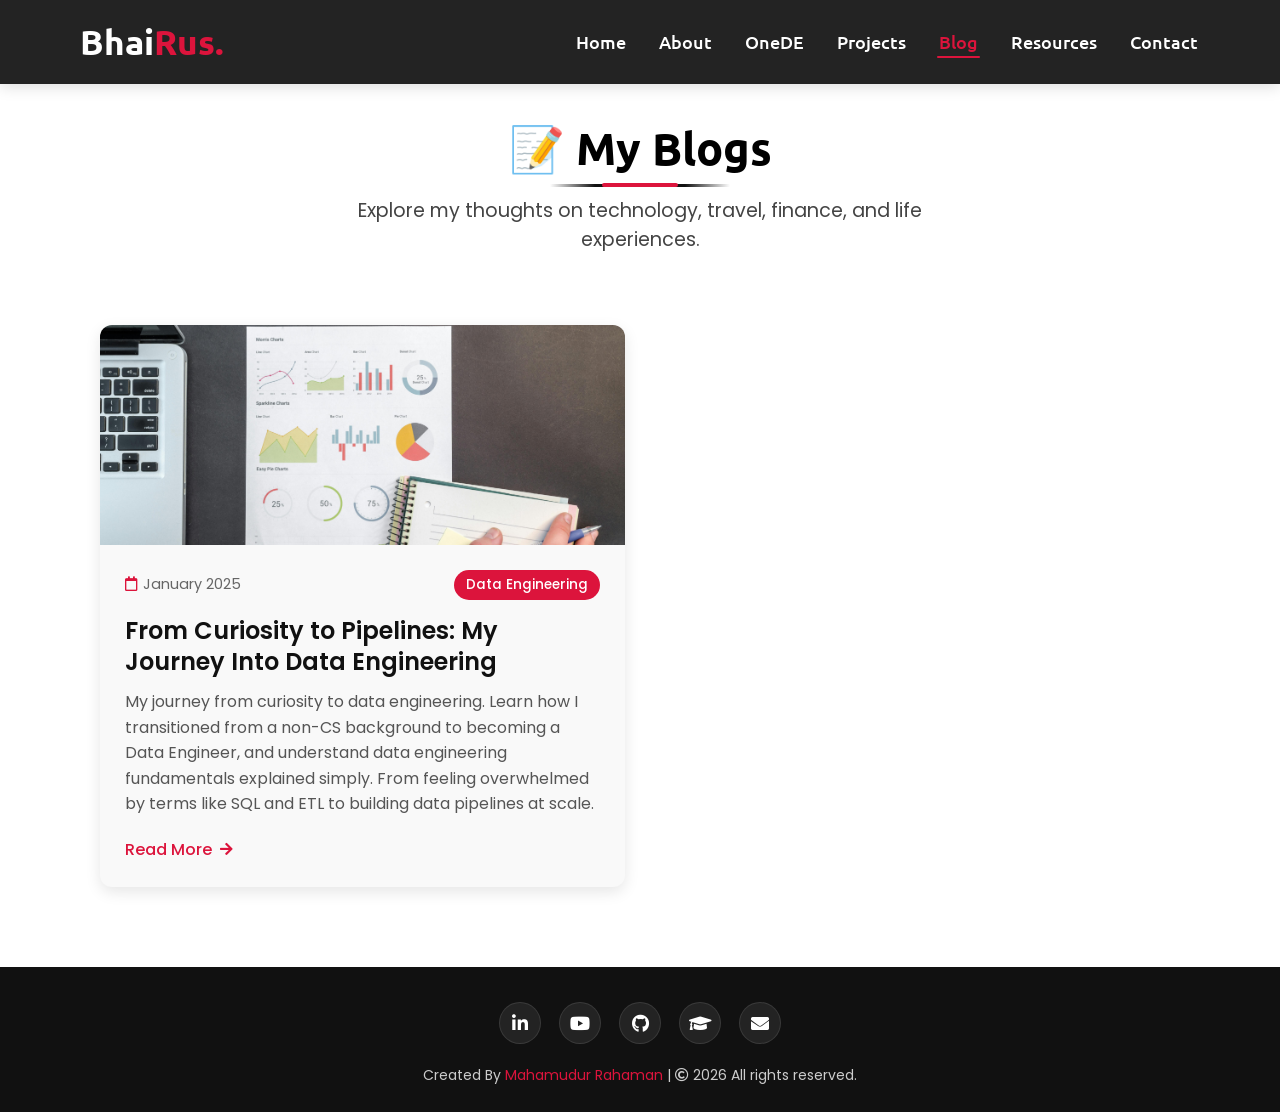
<file: Blogs/index.html>
<!DOCTYPE html>
<html lang="en">
<head>
  <meta charset="UTF-8" />
  <meta name="viewport" content="width=device-width, initial-scale=1.0" />
  <title>Blogs - Bhairus</title>
  <link rel="icon" type="image/png" sizes="48x48" href="/assets/favicon-48.png">
  <link rel="icon" type="image/png" sizes="96x96" href="/assets/favicon-96.png">
  <link rel="icon" type="image/png" sizes="192x192" href="/assets/favicon-192.png">
  <link rel="preconnect" href="https://fonts.googleapis.com">
  <link rel="preconnect" href="https://fonts.gstatic.com" crossorigin>
  <link href="https://fonts.googleapis.com/css2?family=Poppins:wght@400;500;600;700&family=Ubuntu:wght@400;500;700&display=swap" rel="stylesheet">
  <link rel="stylesheet" href="../style.css" />
  <link rel="stylesheet" href="https://cdnjs.cloudflare.com/ajax/libs/font-awesome/5.15.2/css/all.min.css"/>
  <meta name="description" content="Blogs by Bhairus - Tech insights, travel stories, finance tips, and educational content by Mahamudur Rahaman.">
</head>
<body>

  <div class="scroll-progress" id="scrollProgress" aria-hidden="true"></div>
  <div class="scroll-up-btn" role="button" tabindex="0" aria-label="Scroll to top">
    <i class="fas fa-angle-up"></i>
  </div>

  <nav class="navbar navbar-colored" aria-label="Primary">
    <div class="max-width">
      <div class="logo"><a href="../index.html">Bhai<span>Rus.</span></a></div>
      <ul class="menu">
        <li><a href="../index.html" class="menu-btn">Home</a></li>
        <li><a href="../index.html#about" class="menu-btn">About</a></li>
        <li><a href="../index.html#onede" class="menu-btn">OneDE</a></li>
        <li><a href="../Projects/" class="menu-btn">Projects</a></li>
        <li><a href="#" class="menu-btn active">Blog</a></li>
        <li><a href="../Resources/" class="menu-btn">Resources</a></li>
        <li><a href="../index.html#contact" class="menu-btn">Contact</a></li>
      </ul>
      <div class="menu-btn">
        <i class="fas fa-bars"></i>
      </div>
    </div>
  </nav>

  <section class="blogs-section" id="blogs">
    <div class="max-width">
      <h2 class="title">📝 My Blogs</h2>
      <p class="subtitle">
        Explore my thoughts on technology, travel, finance, and life experiences.
      </p>

      <div class="blogs-container">
        <!-- First Blog Post -->
        <article class="blog-card">
          <div class="blog-image">
            <img src="../Data Engineer.jpg" alt="From Curiosity to Pipelines: My Journey Into Data Engineering" loading="lazy">
          </div>
          <div class="blog-content">
            <div class="blog-meta">
              <span class="blog-date"><i class="far fa-calendar"></i> January 2025</span>
              <span class="blog-category">Data Engineering</span>
            </div>
            <h3 class="blog-title">From Curiosity to Pipelines: My Journey Into Data Engineering</h3>
            <p class="blog-excerpt">
              My journey from curiosity to data engineering. Learn how I transitioned from a non-CS background to becoming a Data Engineer, and understand data engineering fundamentals explained simply. From feeling overwhelmed by terms like SQL and ETL to building data pipelines at scale.
            </p>
            <a href="from-curiosity-to-pipelines.html" class="blog-read-more">Read More <i class="fas fa-arrow-right"></i></a>
          </div>
        </article>

        <!-- You can duplicate this blog-card structure for more posts -->
        <!-- 
        <article class="blog-card">
          <div class="blog-image">
            <img src="../banner.jpg" alt="Blog post image" loading="lazy">
          </div>
          <div class="blog-content">
            <div class="blog-meta">
              <span class="blog-date"><i class="far fa-calendar"></i> Date</span>
              <span class="blog-category">Category</span>
            </div>
            <h3 class="blog-title">Blog Title</h3>
            <p class="blog-excerpt">
              Blog excerpt or summary goes here...
            </p>
            <a href="#" class="blog-read-more">Read More <i class="fas fa-arrow-right"></i></a>
          </div>
        </article>
        -->

      </div>
    </div>
  </section>

  <footer>
    <div class="footer-social" aria-label="Social media links">
      <a href="https://www.linkedin.com/in/bhairus/" target="_blank" rel="noopener noreferrer" aria-label="LinkedIn"><i class="fab fa-linkedin-in" aria-hidden="true"></i></a>
      <a href="https://www.youtube.com/@Bhairus" target="_blank" rel="noopener noreferrer" aria-label="YouTube"><i class="fab fa-youtube" aria-hidden="true"></i></a>
      <a href="https://github.com/mahamudur786" target="_blank" rel="noopener noreferrer" aria-label="GitHub"><i class="fab fa-github" aria-hidden="true"></i></a>
      <a href="https://onede.bhairus.com/" target="_blank" rel="noopener noreferrer" aria-label="OneDE"><i class="fas fa-graduation-cap" aria-hidden="true"></i></a>
      <a href="mailto:mahamudu786@gmail.com" aria-label="Email"><i class="fas fa-envelope" aria-hidden="true"></i></a>
    </div>
    <span>Created By <a href="https://www.linkedin.com/in/bhairus/" target="_blank" rel="noopener noreferrer">Mahamudur Rahaman</a> | <span class="far fa-copyright"></span> 2026 All rights reserved.</span>
  </footer>

  <script src="https://code.jquery.com/jquery-3.5.1.min.js"></script>
  <script src="../script.js"></script>
</body>
</html>
</file>
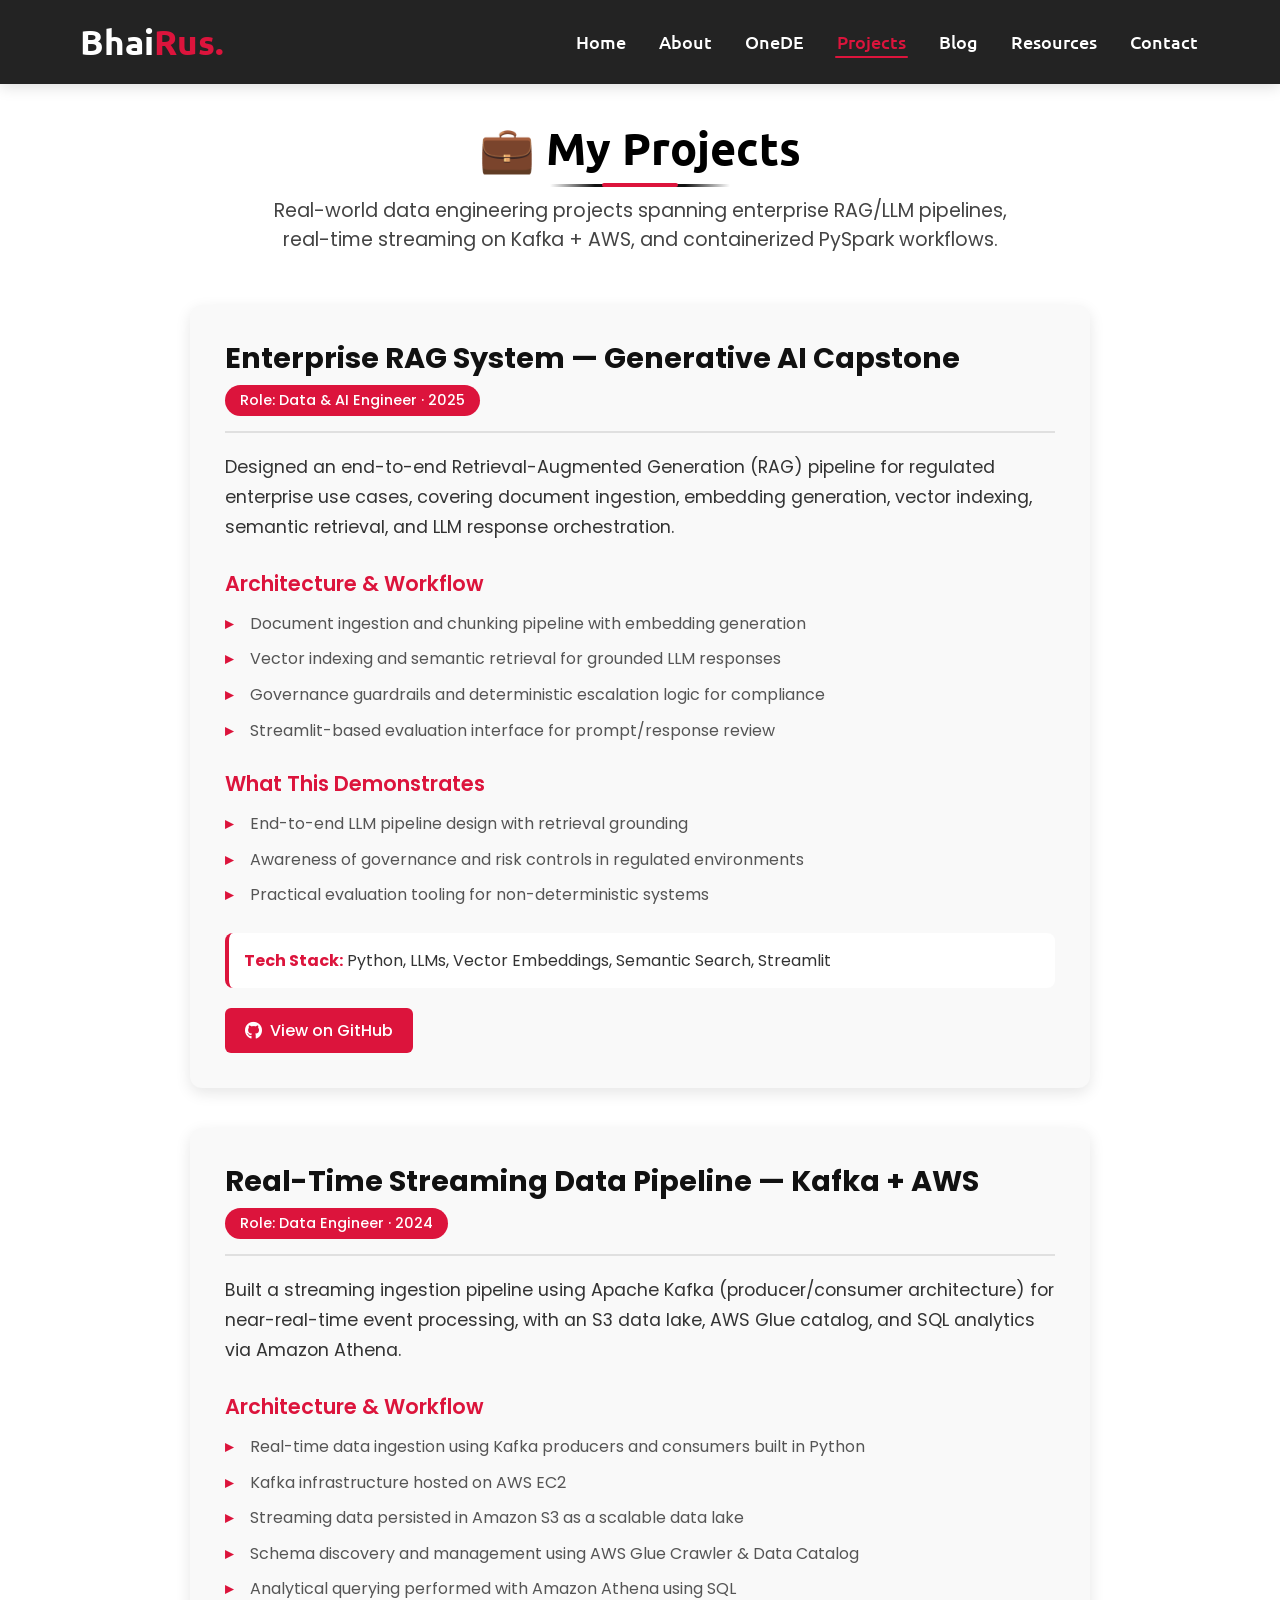
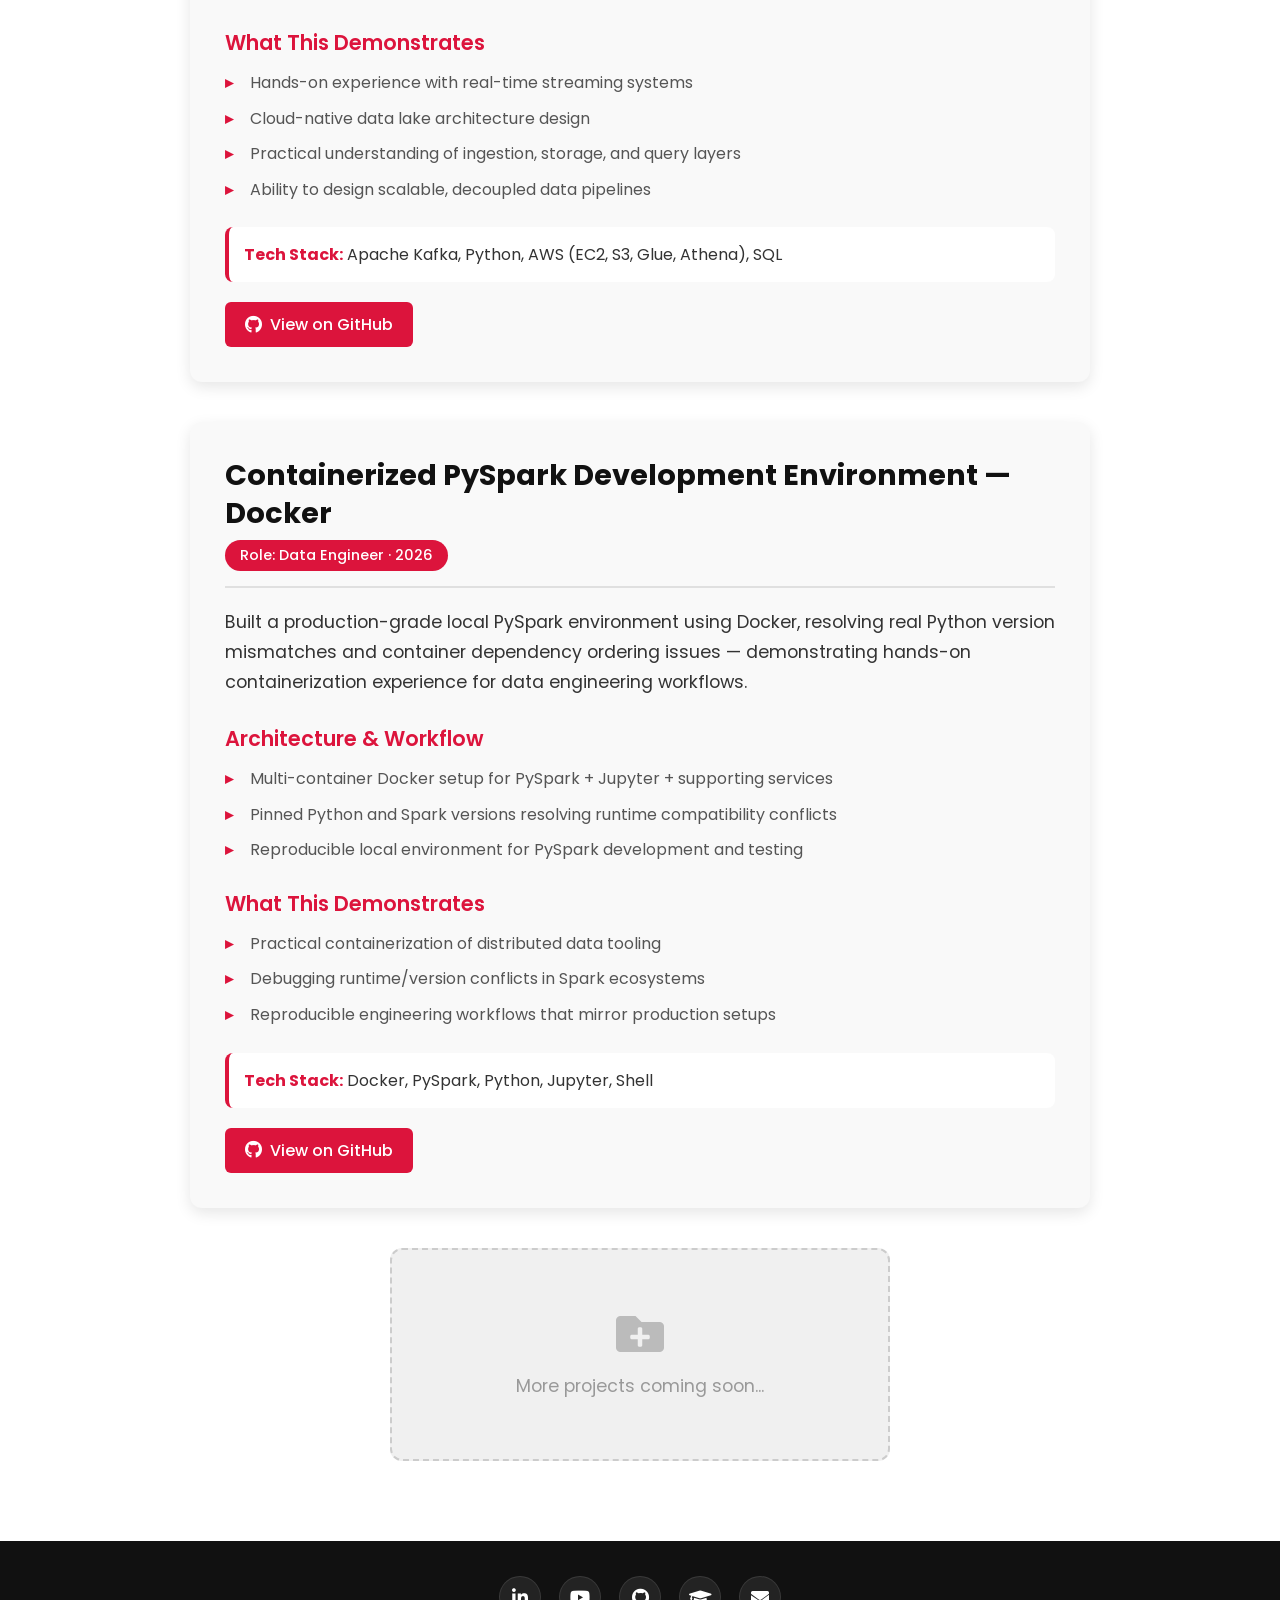
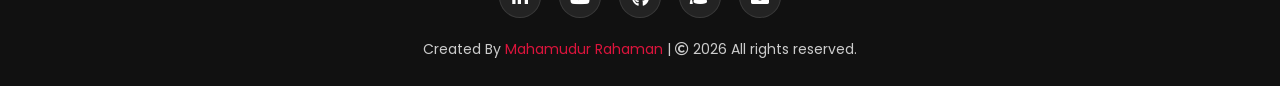
<file: Projects/index.html>
<!DOCTYPE html>
<html lang="en">
<head>
  <meta charset="UTF-8" />
  <meta name="viewport" content="width=device-width, initial-scale=1.0" />
  <title>Projects - Bhairus</title>
  <link rel="icon" type="image/png" sizes="48x48" href="/assets/favicon-48.png">
  <link rel="icon" type="image/png" sizes="96x96" href="/assets/favicon-96.png">
  <link rel="icon" type="image/png" sizes="192x192" href="/assets/favicon-192.png">
  <link rel="preconnect" href="https://fonts.googleapis.com">
  <link rel="preconnect" href="https://fonts.gstatic.com" crossorigin>
  <link href="https://fonts.googleapis.com/css2?family=Poppins:wght@400;500;600;700&family=Ubuntu:wght@400;500;700&display=swap" rel="stylesheet">
  <link rel="stylesheet" href="../style.css" />
  <link rel="stylesheet" href="https://cdnjs.cloudflare.com/ajax/libs/font-awesome/5.15.2/css/all.min.css"/>
  <meta name="description" content="Data engineering projects by Bhairus - Real-world pipelines, cloud architecture, and scalable solutions by Mahamudur Rahaman.">
</head>
<body>

  <div class="scroll-progress" id="scrollProgress" aria-hidden="true"></div>
  <div class="scroll-up-btn" role="button" tabindex="0" aria-label="Scroll to top">
    <i class="fas fa-angle-up"></i>
  </div>

  <nav class="navbar navbar-colored" aria-label="Primary">
    <div class="max-width">
      <div class="logo"><a href="../index.html">Bhai<span>Rus.</span></a></div>
      <ul class="menu">
        <li><a href="../index.html" class="menu-btn">Home</a></li>
        <li><a href="../index.html#about" class="menu-btn">About</a></li>
        <li><a href="../index.html#onede" class="menu-btn">OneDE</a></li>
        <li><a href="#" class="menu-btn active">Projects</a></li>
        <li><a href="../Blogs/" class="menu-btn">Blog</a></li>
        <li><a href="../Resources/" class="menu-btn">Resources</a></li>
        <li><a href="../index.html#contact" class="menu-btn">Contact</a></li>
      </ul>
      <div class="menu-btn">
        <i class="fas fa-bars"></i>
      </div>
    </div>
  </nav>

  <section class="projects" id="projects">
    <div class="max-width">
      <h2 class="title">💼 My Projects</h2>
      <p class="subtitle">
        Real-world data engineering projects spanning enterprise RAG/LLM pipelines, real-time streaming on Kafka + AWS, and containerized PySpark workflows.
      </p>

      <div class="projects-container">
        <!-- Project 1: Enterprise RAG System -->
        <article class="project-card">
          <div class="project-header">
            <h3 class="project-title">Enterprise RAG System — Generative AI Capstone</h3>
            <span class="project-role">Role: Data &amp; AI Engineer · 2025</span>
          </div>

          <p class="project-description">
            Designed an end-to-end Retrieval-Augmented Generation (RAG) pipeline for regulated enterprise use cases, covering document ingestion, embedding generation, vector indexing, semantic retrieval, and LLM response orchestration.
          </p>

          <div class="project-section">
            <h4>Architecture &amp; Workflow</h4>
            <ul>
              <li>Document ingestion and chunking pipeline with embedding generation</li>
              <li>Vector indexing and semantic retrieval for grounded LLM responses</li>
              <li>Governance guardrails and deterministic escalation logic for compliance</li>
              <li>Streamlit-based evaluation interface for prompt/response review</li>
            </ul>
          </div>

          <div class="project-section">
            <h4>What This Demonstrates</h4>
            <ul>
              <li>End-to-end LLM pipeline design with retrieval grounding</li>
              <li>Awareness of governance and risk controls in regulated environments</li>
              <li>Practical evaluation tooling for non-deterministic systems</li>
            </ul>
          </div>

          <div class="project-tech">
            <strong>Tech Stack:</strong> Python, LLMs, Vector Embeddings, Semantic Search, Streamlit
          </div>

          <div class="project-links">
            <a href="https://github.com/mahamudur786" target="_blank" rel="noopener noreferrer" class="project-link">
              <i class="fab fa-github"></i> View on GitHub
            </a>
          </div>
        </article>

        <!-- Project 2: Real-Time Streaming Data Pipeline -->
        <article class="project-card">
          <div class="project-header">
            <h3 class="project-title">Real-Time Streaming Data Pipeline — Kafka + AWS</h3>
            <span class="project-role">Role: Data Engineer · 2024</span>
          </div>

          <p class="project-description">
            Built a streaming ingestion pipeline using Apache Kafka (producer/consumer architecture) for near-real-time event processing, with an S3 data lake, AWS Glue catalog, and SQL analytics via Amazon Athena.
          </p>

          <div class="project-section">
            <h4>Architecture &amp; Workflow</h4>
            <ul>
              <li>Real-time data ingestion using Kafka producers and consumers built in Python</li>
              <li>Kafka infrastructure hosted on AWS EC2</li>
              <li>Streaming data persisted in Amazon S3 as a scalable data lake</li>
              <li>Schema discovery and management using AWS Glue Crawler &amp; Data Catalog</li>
              <li>Analytical querying performed with Amazon Athena using SQL</li>
            </ul>
          </div>

          <div class="project-section">
            <h4>What This Demonstrates</h4>
            <ul>
              <li>Hands-on experience with real-time streaming systems</li>
              <li>Cloud-native data lake architecture design</li>
              <li>Practical understanding of ingestion, storage, and query layers</li>
              <li>Ability to design scalable, decoupled data pipelines</li>
            </ul>
          </div>

          <div class="project-tech">
            <strong>Tech Stack:</strong> Apache Kafka, Python, AWS (EC2, S3, Glue, Athena), SQL
          </div>

          <div class="project-links">
            <a href="https://github.com/mahamudur786/Stock_market_real_time_Data_processing" target="_blank" rel="noopener noreferrer" class="project-link">
              <i class="fab fa-github"></i> View on GitHub
            </a>
          </div>
        </article>

        <!-- Project 3: Containerized PySpark Dev Environment -->
        <article class="project-card">
          <div class="project-header">
            <h3 class="project-title">Containerized PySpark Development Environment — Docker</h3>
            <span class="project-role">Role: Data Engineer · 2026</span>
          </div>

          <p class="project-description">
            Built a production-grade local PySpark environment using Docker, resolving real Python version mismatches and container dependency ordering issues — demonstrating hands-on containerization experience for data engineering workflows.
          </p>

          <div class="project-section">
            <h4>Architecture &amp; Workflow</h4>
            <ul>
              <li>Multi-container Docker setup for PySpark + Jupyter + supporting services</li>
              <li>Pinned Python and Spark versions resolving runtime compatibility conflicts</li>
              <li>Reproducible local environment for PySpark development and testing</li>
            </ul>
          </div>

          <div class="project-section">
            <h4>What This Demonstrates</h4>
            <ul>
              <li>Practical containerization of distributed data tooling</li>
              <li>Debugging runtime/version conflicts in Spark ecosystems</li>
              <li>Reproducible engineering workflows that mirror production setups</li>
            </ul>
          </div>

          <div class="project-tech">
            <strong>Tech Stack:</strong> Docker, PySpark, Python, Jupyter, Shell
          </div>

          <div class="project-links">
            <a href="https://github.com/mahamudur786" target="_blank" rel="noopener noreferrer" class="project-link">
              <i class="fab fa-github"></i> View on GitHub
            </a>
          </div>
        </article>

        <!-- Placeholder for future projects -->
        <div class="project-placeholder">
          <i class="fas fa-folder-plus"></i>
          <p>More projects coming soon...</p>
        </div>
      </div>
    </div>
  </section>

  <footer>
    <div class="footer-social" aria-label="Social media links">
      <a href="https://www.linkedin.com/in/bhairus/" target="_blank" rel="noopener noreferrer" aria-label="LinkedIn"><i class="fab fa-linkedin-in" aria-hidden="true"></i></a>
      <a href="https://www.youtube.com/@Bhairus" target="_blank" rel="noopener noreferrer" aria-label="YouTube"><i class="fab fa-youtube" aria-hidden="true"></i></a>
      <a href="https://github.com/mahamudur786" target="_blank" rel="noopener noreferrer" aria-label="GitHub"><i class="fab fa-github" aria-hidden="true"></i></a>
      <a href="https://onede.bhairus.com/" target="_blank" rel="noopener noreferrer" aria-label="OneDE"><i class="fas fa-graduation-cap" aria-hidden="true"></i></a>
      <a href="mailto:mahamudu786@gmail.com" aria-label="Email"><i class="fas fa-envelope" aria-hidden="true"></i></a>
    </div>
    <span>Created By <a href="https://www.linkedin.com/in/bhairus/" target="_blank" rel="noopener noreferrer">Mahamudur Rahaman</a> | <span class="far fa-copyright"></span> 2026 All rights reserved.</span>
  </footer>

  <script src="https://code.jquery.com/jquery-3.5.1.min.js"></script>
  <script src="../script.js"></script>
</body>
</html>
</file>
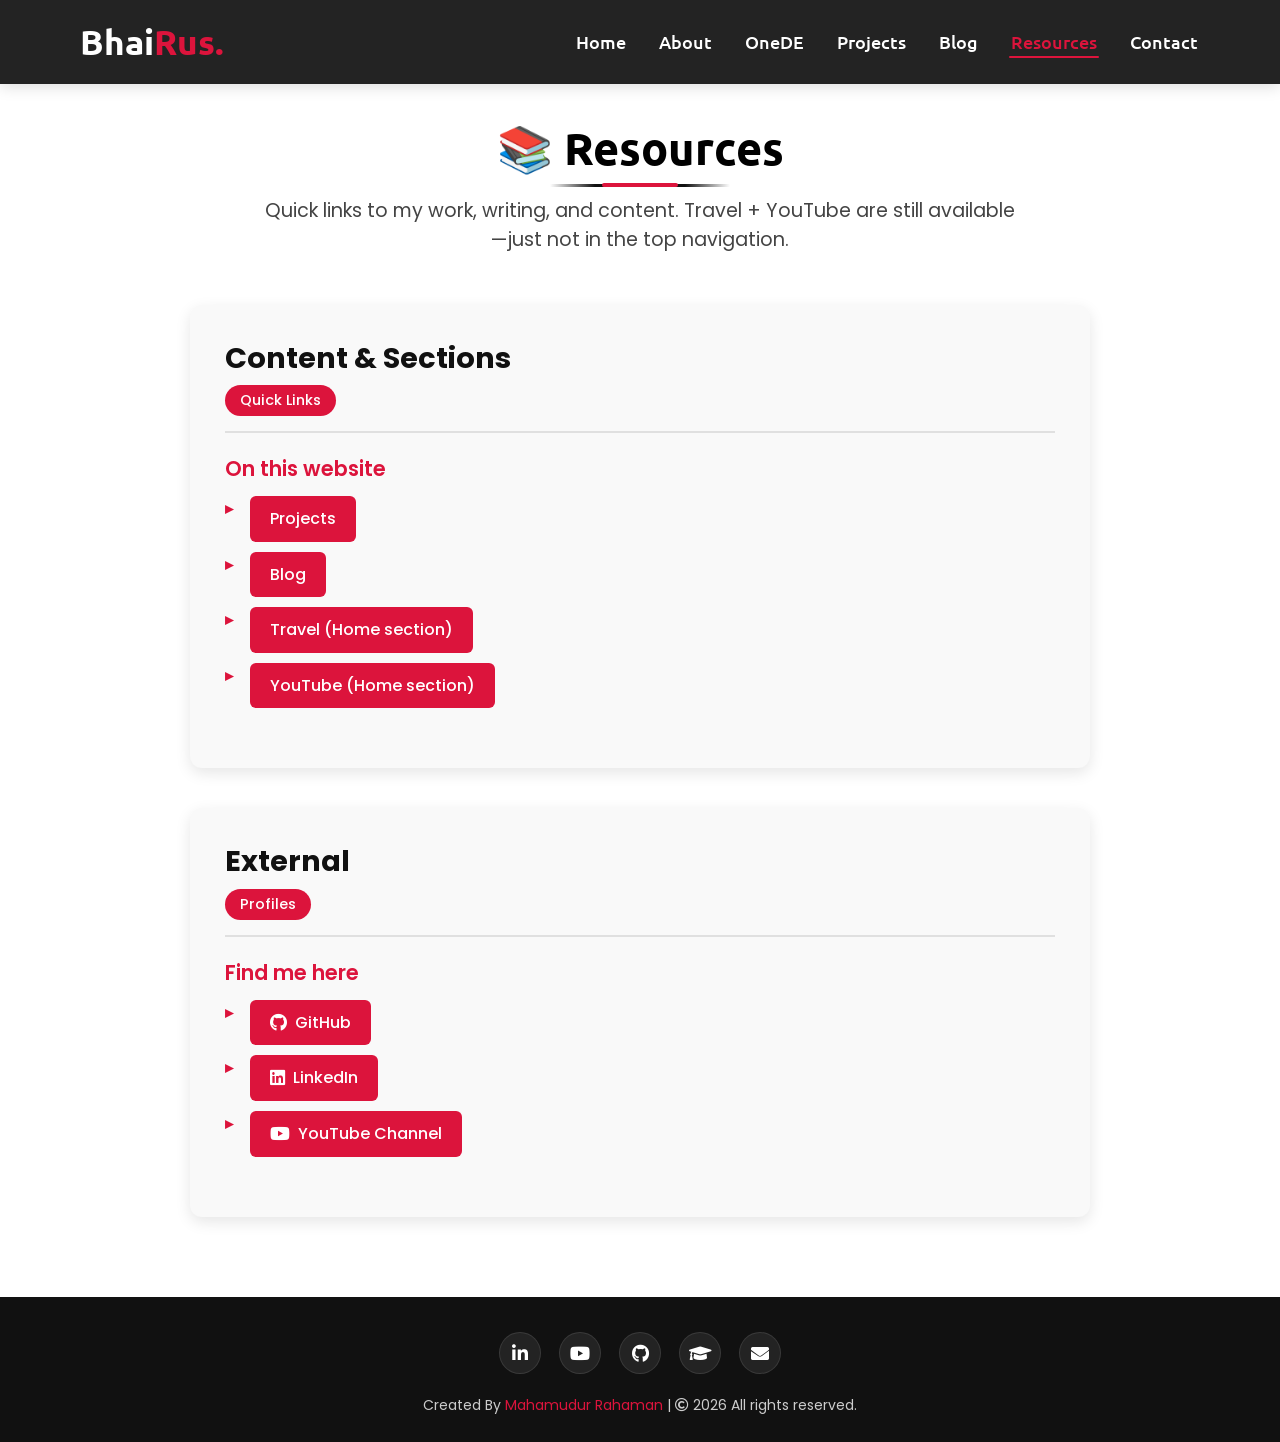
<file: Resources/index.html>
<!DOCTYPE html>
<html lang="en">
<head>
  <meta charset="UTF-8" />
  <meta name="viewport" content="width=device-width, initial-scale=1.0" />
  <title>Resources - Bhairus</title>
  <link rel="icon" type="image/png" sizes="48x48" href="/assets/favicon-48.png">
  <link rel="icon" type="image/png" sizes="96x96" href="/assets/favicon-96.png">
  <link rel="icon" type="image/png" sizes="192x192" href="/assets/favicon-192.png">
  <link rel="preconnect" href="https://fonts.googleapis.com">
  <link rel="preconnect" href="https://fonts.gstatic.com" crossorigin>
  <link href="https://fonts.googleapis.com/css2?family=Poppins:wght@400;500;600;700&family=Ubuntu:wght@400;500;700&display=swap" rel="stylesheet">
  <link rel="stylesheet" href="../style.css" />
  <link rel="stylesheet" href="https://cdnjs.cloudflare.com/ajax/libs/font-awesome/5.15.2/css/all.min.css"/>
  <meta name="description" content="Resources by Bhairus - links to blogs, projects, travel, YouTube, and recommended learning resources.">
</head>
<body>

  <div class="scroll-progress" id="scrollProgress" aria-hidden="true"></div>
  <div class="scroll-up-btn" role="button" tabindex="0" aria-label="Scroll to top">
    <i class="fas fa-angle-up"></i>
  </div>

  <nav class="navbar navbar-colored" aria-label="Primary">
    <div class="max-width">
      <div class="logo"><a href="../index.html">Bhai<span>Rus.</span></a></div>
      <ul class="menu">
        <li><a href="../index.html" class="menu-btn">Home</a></li>
        <li><a href="../index.html#about" class="menu-btn">About</a></li>
        <li><a href="../index.html#onede" class="menu-btn">OneDE</a></li>
        <li><a href="../Projects/" class="menu-btn">Projects</a></li>
        <li><a href="../Blogs/" class="menu-btn">Blog</a></li>
        <li><a href="#" class="menu-btn active">Resources</a></li>
        <li><a href="../index.html#contact" class="menu-btn">Contact</a></li>
      </ul>
      <div class="menu-btn">
        <i class="fas fa-bars"></i>
      </div>
    </div>
  </nav>

  <!-- Reuse the existing project-card styles for a clean resources page -->
  <section class="projects" id="resources">
    <div class="max-width">
      <h2 class="title">📚 Resources</h2>
      <p class="subtitle">
        Quick links to my work, writing, and content. Travel + YouTube are still available—just not in the top navigation.
      </p>

      <div class="projects-container">
        <article class="project-card">
          <div class="project-header">
            <h3 class="project-title">Content & Sections</h3>
            <span class="project-role">Quick Links</span>
          </div>

          <div class="project-section">
            <h4>On this website</h4>
            <ul>
              <li><a href="../Projects/" class="project-link">Projects</a></li>
              <li><a href="../Blogs/" class="project-link">Blog</a></li>
              <li><a href="../index.html#travel" class="project-link">Travel (Home section)</a></li>
              <li><a href="../index.html#youtube" class="project-link">YouTube (Home section)</a></li>
            </ul>
          </div>
        </article>

        <article class="project-card">
          <div class="project-header">
            <h3 class="project-title">External</h3>
            <span class="project-role">Profiles</span>
          </div>

          <div class="project-section">
            <h4>Find me here</h4>
            <ul>
              <li><a href="https://github.com/mahamudur786" target="_blank" rel="noopener noreferrer" class="project-link"><i class="fab fa-github"></i> GitHub</a></li>
              <li><a href="https://www.linkedin.com/in/bhairus/" target="_blank" rel="noopener noreferrer" class="project-link"><i class="fab fa-linkedin"></i> LinkedIn</a></li>
              <li><a href="https://www.youtube.com/@Bhairus" target="_blank" rel="noopener noreferrer" class="project-link"><i class="fab fa-youtube"></i> YouTube Channel</a></li>
            </ul>
          </div>
        </article>
      </div>
    </div>
  </section>

  <footer>
    <div class="footer-social" aria-label="Social media links">
      <a href="https://www.linkedin.com/in/bhairus/" target="_blank" rel="noopener noreferrer" aria-label="LinkedIn"><i class="fab fa-linkedin-in" aria-hidden="true"></i></a>
      <a href="https://www.youtube.com/@Bhairus" target="_blank" rel="noopener noreferrer" aria-label="YouTube"><i class="fab fa-youtube" aria-hidden="true"></i></a>
      <a href="https://github.com/mahamudur786" target="_blank" rel="noopener noreferrer" aria-label="GitHub"><i class="fab fa-github" aria-hidden="true"></i></a>
      <a href="https://onede.bhairus.com/" target="_blank" rel="noopener noreferrer" aria-label="OneDE"><i class="fas fa-graduation-cap" aria-hidden="true"></i></a>
      <a href="mailto:mahamudu786@gmail.com" aria-label="Email"><i class="fas fa-envelope" aria-hidden="true"></i></a>
    </div>
    <span>Created By <a href="https://www.linkedin.com/in/bhairus/" target="_blank" rel="noopener noreferrer">Mahamudur Rahaman</a> | <span class="far fa-copyright"></span> 2026 All rights reserved.</span>
  </footer>

  <script src="https://code.jquery.com/jquery-3.5.1.min.js"></script>
  <script src="../script.js"></script>
</body>
</html>
</file>
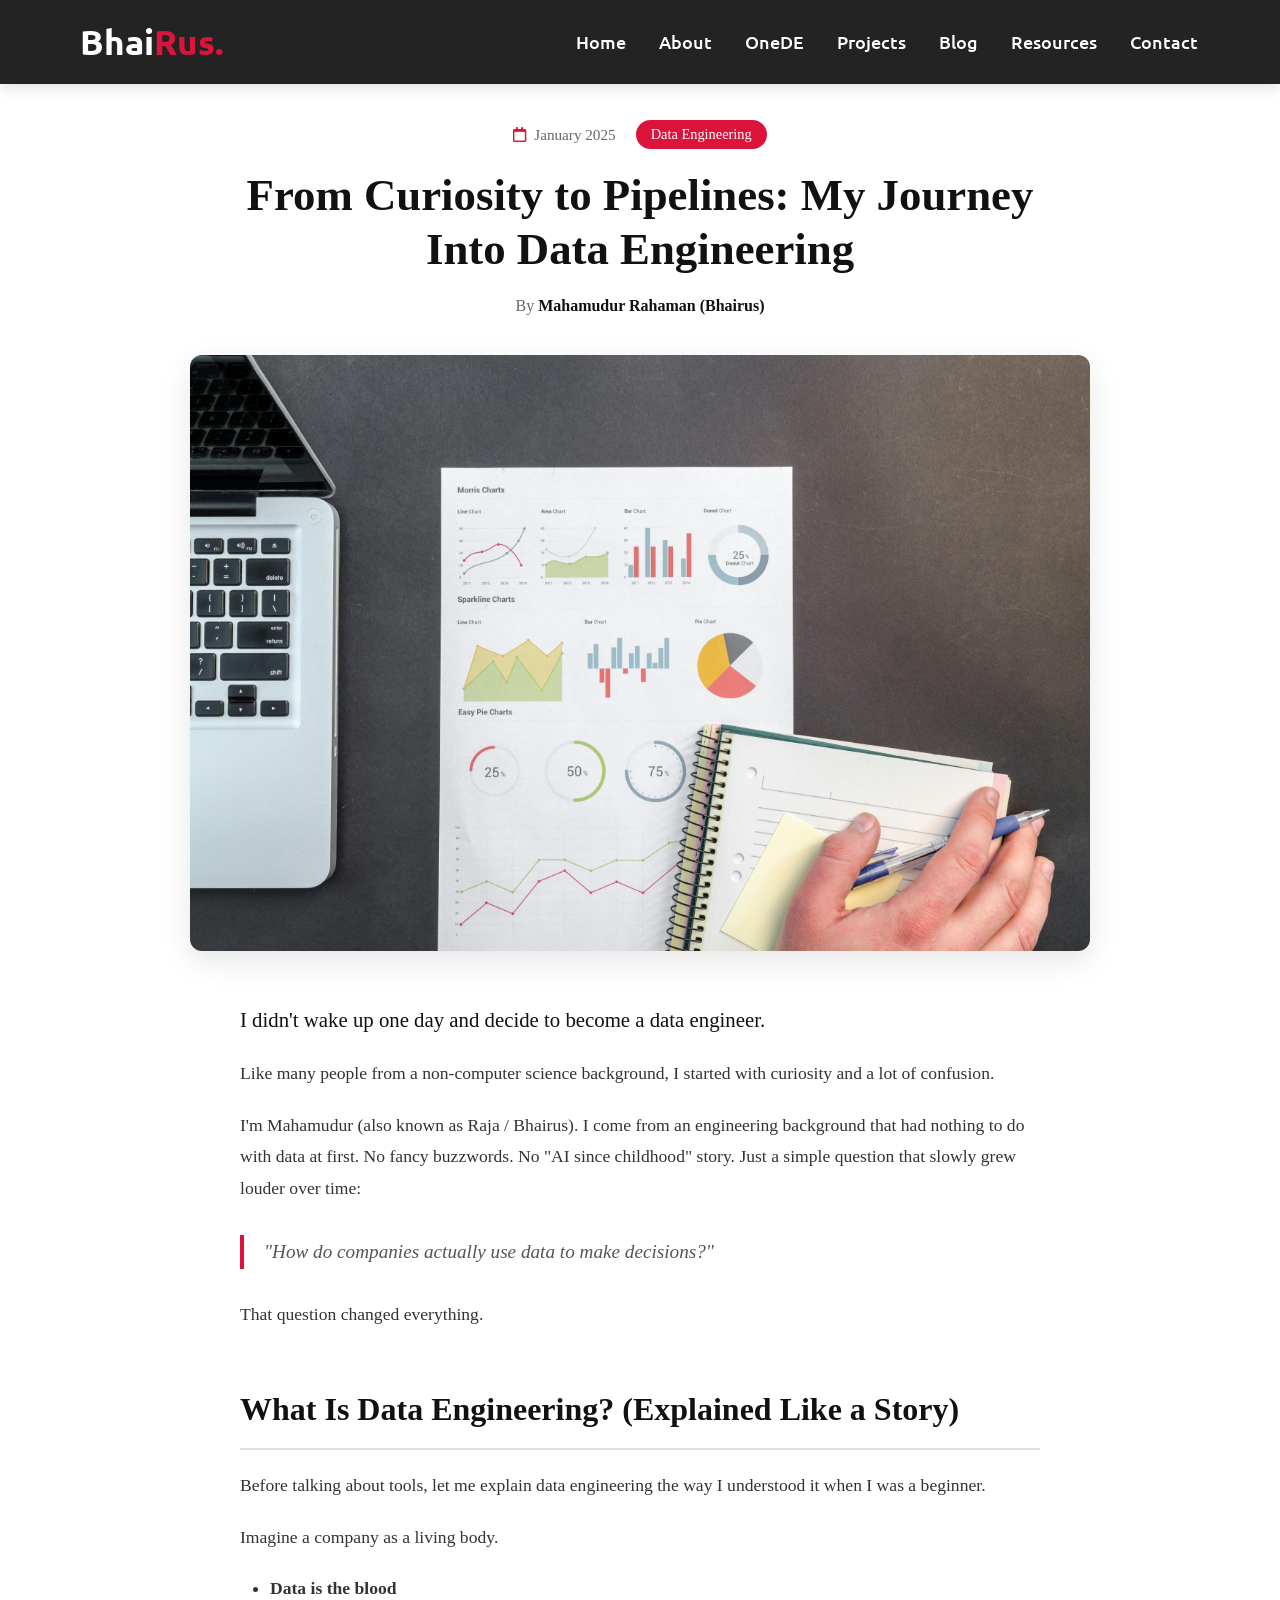
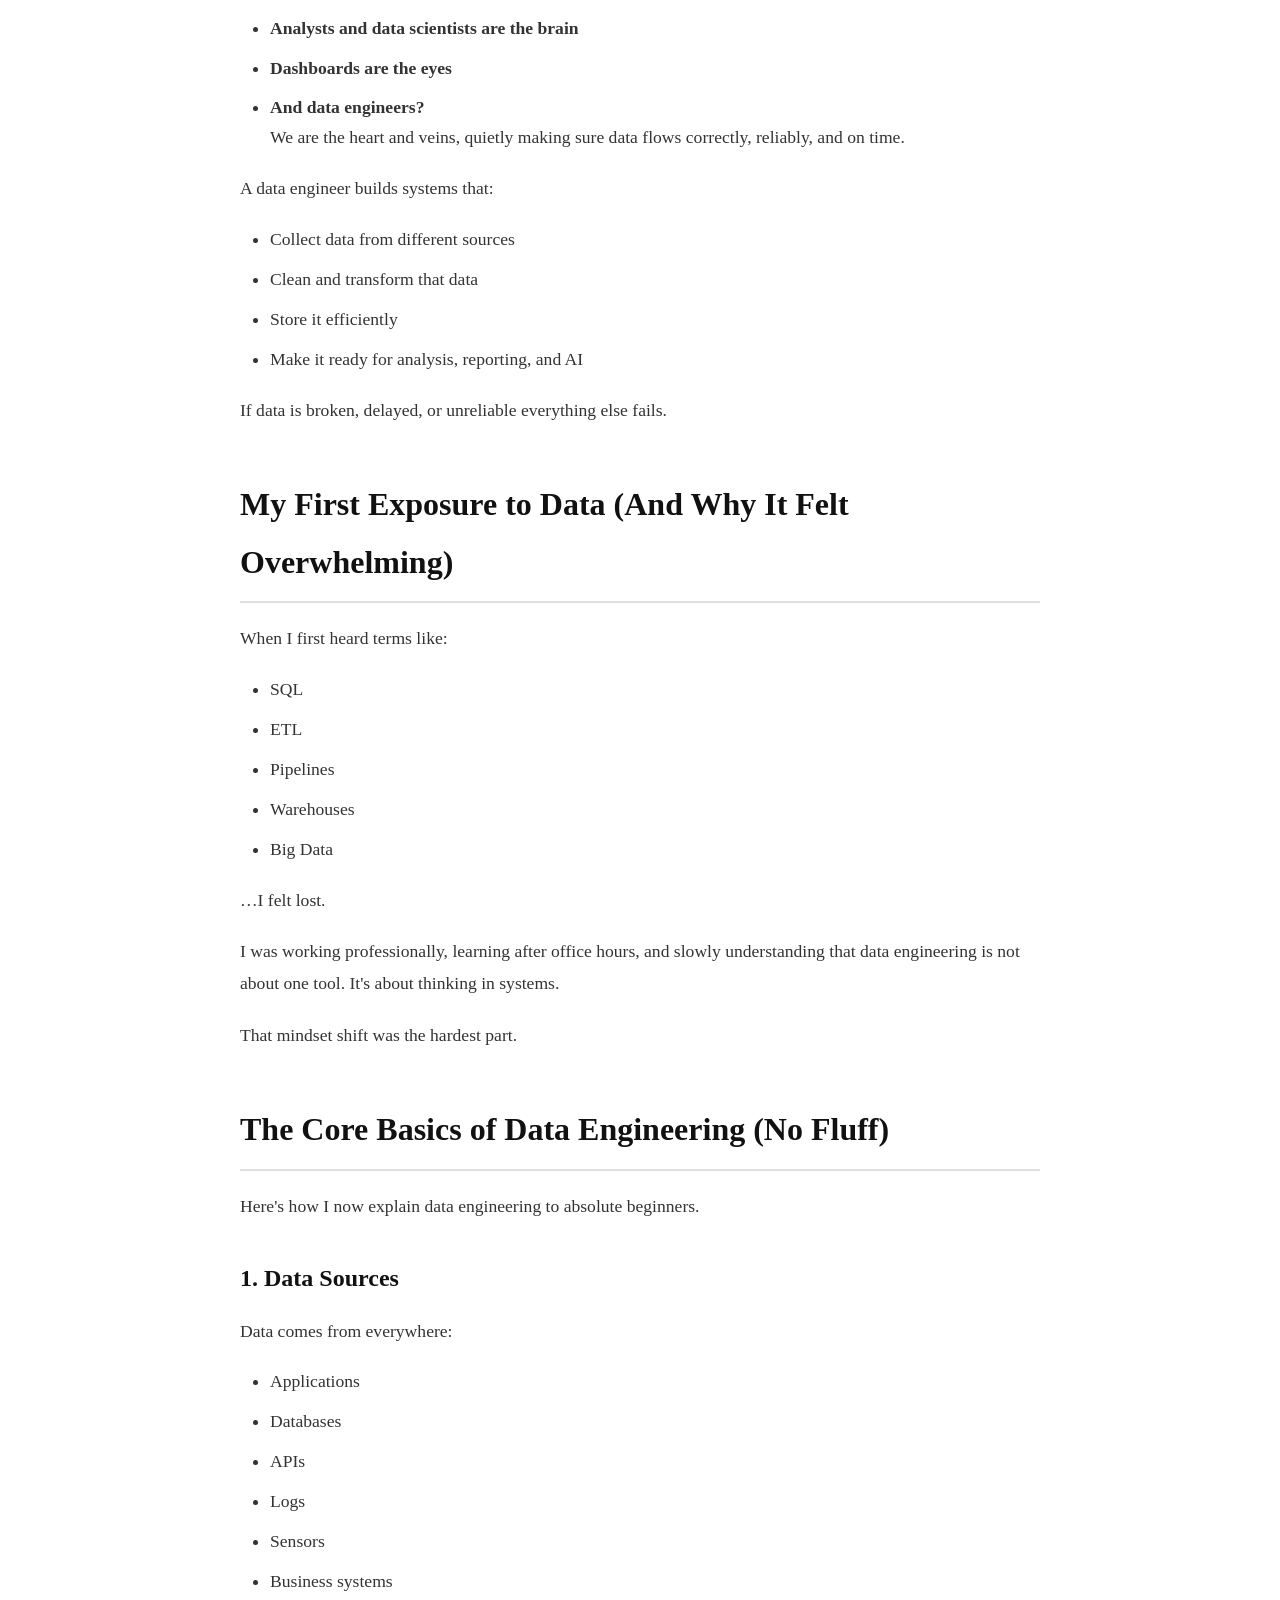
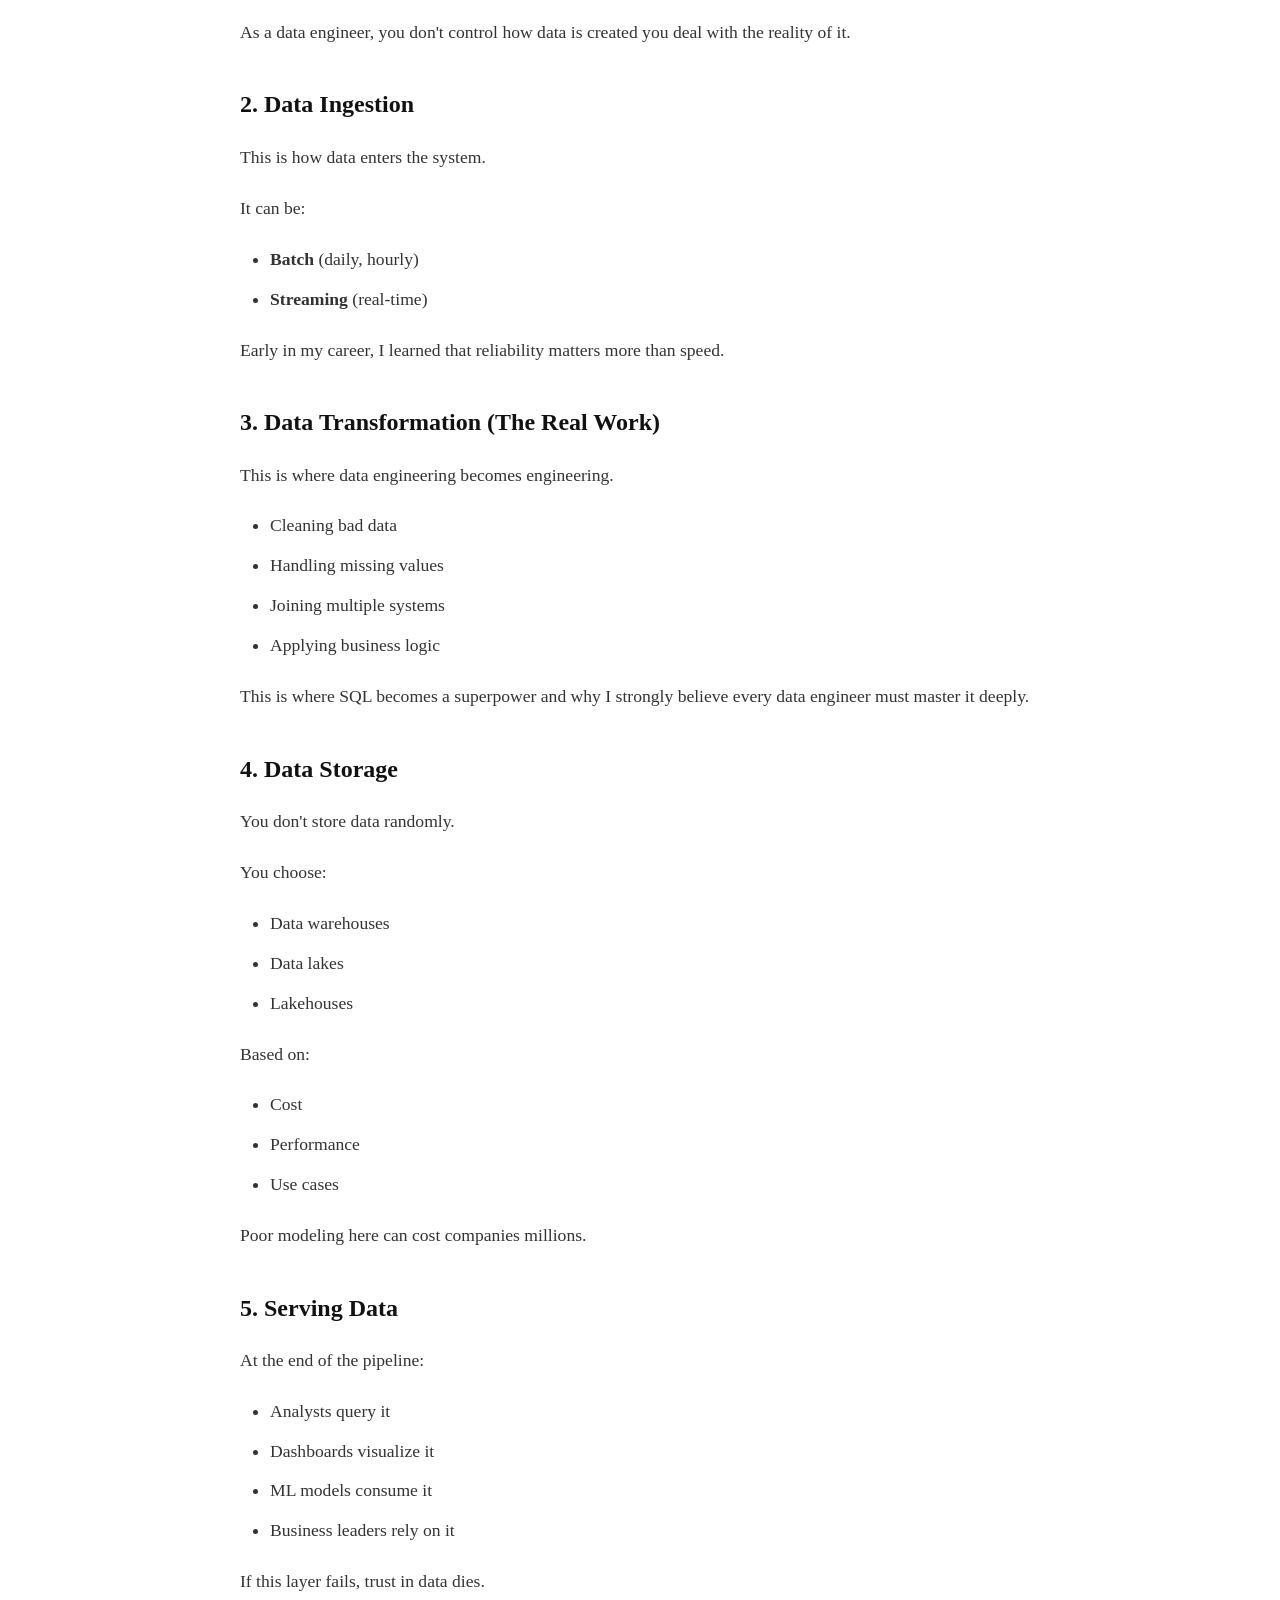
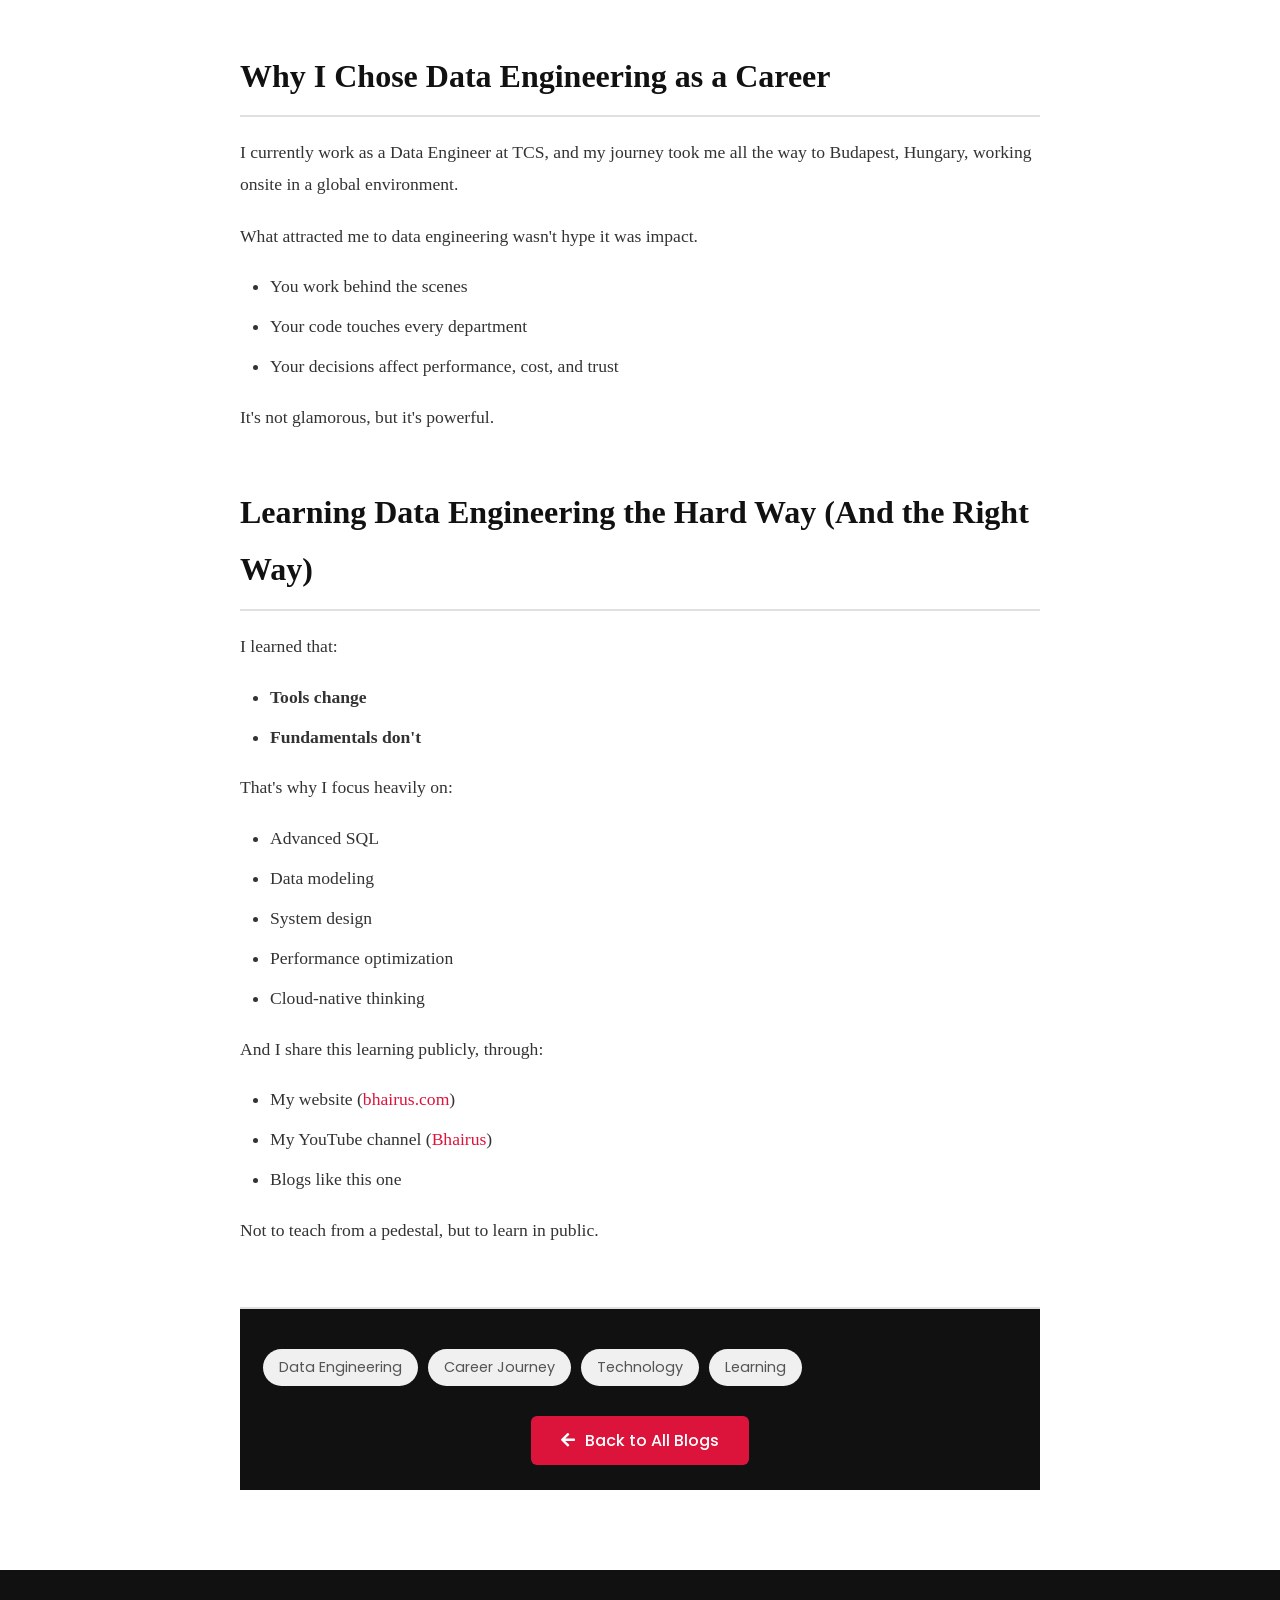
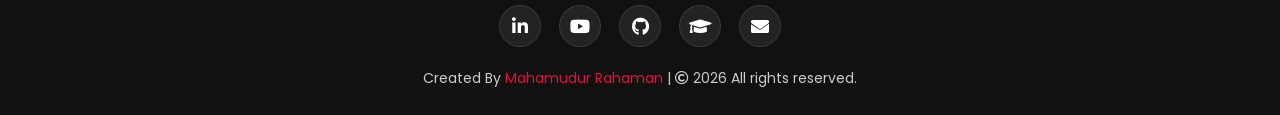
<file: Blogs/from-curiosity-to-pipelines.html>
<!DOCTYPE html>
<html lang="en">
<head>
  <meta charset="UTF-8" />
  <meta name="viewport" content="width=device-width, initial-scale=1.0" />
  <title>From Curiosity to Pipelines: My Journey Into Data Engineering - Bhairus</title>
  <link rel="icon" type="image/png" sizes="48x48" href="/assets/favicon-48.png">
  <link rel="icon" type="image/png" sizes="96x96" href="/assets/favicon-96.png">
  <link rel="icon" type="image/png" sizes="192x192" href="/assets/favicon-192.png">
  <link rel="preconnect" href="https://fonts.googleapis.com">
  <link rel="preconnect" href="https://fonts.gstatic.com" crossorigin>
  <link href="https://fonts.googleapis.com/css2?family=Poppins:wght@400;500;600;700&family=Ubuntu:wght@400;500;700&display=swap" rel="stylesheet">
  <link rel="stylesheet" href="../style.css" />
  <link rel="stylesheet" href="https://cdnjs.cloudflare.com/ajax/libs/font-awesome/5.15.2/css/all.min.css"/>
  <meta name="description" content="My journey from curiosity to data engineering. Learn how I transitioned from a non-CS background to becoming a Data Engineer, and understand data engineering fundamentals explained simply.">
  
  <!-- Open Graph / Facebook -->
  <meta property="og:type" content="article">
  <meta property="og:title" content="From Curiosity to Pipelines: My Journey Into Data Engineering">
  <meta property="og:description" content="My journey from curiosity to data engineering. Learn how I transitioned from a non-CS background to becoming a Data Engineer.">
  <meta property="og:image" content="https://bhairus.com/Data%20Engineer.jpg">
</head>
<body>

  <div class="scroll-progress" id="scrollProgress" aria-hidden="true"></div>
  <div class="scroll-up-btn" role="button" tabindex="0" aria-label="Scroll to top">
    <i class="fas fa-angle-up"></i>
  </div>

  <nav class="navbar navbar-colored" aria-label="Primary">
    <div class="max-width">
      <div class="logo"><a href="../index.html">Bhai<span>Rus.</span></a></div>
      <ul class="menu">
        <li><a href="../index.html" class="menu-btn">Home</a></li>
        <li><a href="../index.html#about" class="menu-btn">About</a></li>
        <li><a href="../index.html#onede" class="menu-btn">OneDE</a></li>
        <li><a href="../Projects/" class="menu-btn">Projects</a></li>
        <li><a href="index.html" class="menu-btn">Blog</a></li>
        <li><a href="../Resources/" class="menu-btn">Resources</a></li>
        <li><a href="../index.html#contact" class="menu-btn">Contact</a></li>
      </ul>
      <div class="menu-btn">
        <i class="fas fa-bars"></i>
      </div>
    </div>
  </nav>

  <article class="blog-post-page">
    <div class="max-width">
      <!-- Blog Header -->
      <header class="blog-post-header">
        <div class="blog-post-meta">
          <span class="blog-post-date"><i class="far fa-calendar"></i> January 2025</span>
          <span class="blog-post-category">Data Engineering</span>
        </div>
        <h1 class="blog-post-title">From Curiosity to Pipelines: My Journey Into Data Engineering</h1>
        <div class="blog-post-author">
          <span>By <strong>Mahamudur Rahaman (Bhairus)</strong></span>
        </div>
      </header>

      <!-- Featured Image -->
      <div class="blog-post-featured-image">
        <img src="../Data Engineer.jpg" alt="Data Engineering Journey" loading="eager">
      </div>

      <!-- Blog Content -->
      <div class="blog-post-content">
        <p class="blog-intro">
          I didn't wake up one day and decide to become a data engineer.
        </p>

        <p>
          Like many people from a non-computer science background, I started with curiosity and a lot of confusion.
        </p>

        <p>
          I'm Mahamudur (also known as Raja / Bhairus). I come from an engineering background that had nothing to do with data at first. No fancy buzzwords. No "AI since childhood" story. Just a simple question that slowly grew louder over time:
        </p>

        <blockquote>
          "How do companies actually use data to make decisions?"
        </blockquote>

        <p>That question changed everything.</p>

        <h2>What Is Data Engineering? (Explained Like a Story)</h2>

        <p>Before talking about tools, let me explain data engineering the way I understood it when I was a beginner.</p>

        <p>Imagine a company as a living body.</p>

        <ul>
          <li><strong>Data is the blood</strong></li>
          <li><strong>Analysts and data scientists are the brain</strong></li>
          <li><strong>Dashboards are the eyes</strong></li>
          <li><strong>And data engineers?</strong><br>
          We are the heart and veins, quietly making sure data flows correctly, reliably, and on time.</li>
        </ul>

        <p>A data engineer builds systems that:</p>

        <ul>
          <li>Collect data from different sources</li>
          <li>Clean and transform that data</li>
          <li>Store it efficiently</li>
          <li>Make it ready for analysis, reporting, and AI</li>
        </ul>

        <p>If data is broken, delayed, or unreliable everything else fails.</p>

        <h2>My First Exposure to Data (And Why It Felt Overwhelming)</h2>

        <p>When I first heard terms like:</p>

        <ul>
          <li>SQL</li>
          <li>ETL</li>
          <li>Pipelines</li>
          <li>Warehouses</li>
          <li>Big Data</li>
        </ul>

        <p>…I felt lost.</p>

        <p>
          I was working professionally, learning after office hours, and slowly understanding that data engineering is not about one tool. It's about thinking in systems.
        </p>

        <p>That mindset shift was the hardest part.</p>

        <h2>The Core Basics of Data Engineering (No Fluff)</h2>

        <p>Here's how I now explain data engineering to absolute beginners.</p>

        <h3>1. Data Sources</h3>

        <p>Data comes from everywhere:</p>

        <ul>
          <li>Applications</li>
          <li>Databases</li>
          <li>APIs</li>
          <li>Logs</li>
          <li>Sensors</li>
          <li>Business systems</li>
        </ul>

        <p>As a data engineer, you don't control how data is created you deal with the reality of it.</p>

        <h3>2. Data Ingestion</h3>

        <p>This is how data enters the system.</p>

        <p>It can be:</p>

        <ul>
          <li><strong>Batch</strong> (daily, hourly)</li>
          <li><strong>Streaming</strong> (real-time)</li>
        </ul>

        <p>Early in my career, I learned that reliability matters more than speed.</p>

        <h3>3. Data Transformation (The Real Work)</h3>

        <p>This is where data engineering becomes engineering.</p>

        <ul>
          <li>Cleaning bad data</li>
          <li>Handling missing values</li>
          <li>Joining multiple systems</li>
          <li>Applying business logic</li>
        </ul>

        <p>This is where SQL becomes a superpower and why I strongly believe every data engineer must master it deeply.</p>

        <h3>4. Data Storage</h3>

        <p>You don't store data randomly.</p>

        <p>You choose:</p>

        <ul>
          <li>Data warehouses</li>
          <li>Data lakes</li>
          <li>Lakehouses</li>
        </ul>

        <p>Based on:</p>

        <ul>
          <li>Cost</li>
          <li>Performance</li>
          <li>Use cases</li>
        </ul>

        <p>Poor modeling here can cost companies millions.</p>

        <h3>5. Serving Data</h3>

        <p>At the end of the pipeline:</p>

        <ul>
          <li>Analysts query it</li>
          <li>Dashboards visualize it</li>
          <li>ML models consume it</li>
          <li>Business leaders rely on it</li>
        </ul>

        <p>If this layer fails, trust in data dies.</p>

        <h2>Why I Chose Data Engineering as a Career</h2>

        <p>
          I currently work as a Data Engineer at TCS, and my journey took me all the way to Budapest, Hungary, working onsite in a global environment.
        </p>

        <p>What attracted me to data engineering wasn't hype it was impact.</p>

        <ul>
          <li>You work behind the scenes</li>
          <li>Your code touches every department</li>
          <li>Your decisions affect performance, cost, and trust</li>
        </ul>

        <p>It's not glamorous, but it's powerful.</p>

        <h2>Learning Data Engineering the Hard Way (And the Right Way)</h2>

        <p>I learned that:</p>

        <ul>
          <li><strong>Tools change</strong></li>
          <li><strong>Fundamentals don't</strong></li>
        </ul>

        <p>That's why I focus heavily on:</p>

        <ul>
          <li>Advanced SQL</li>
          <li>Data modeling</li>
          <li>System design</li>
          <li>Performance optimization</li>
          <li>Cloud-native thinking</li>
        </ul>

        <p>And I share this learning publicly, through:</p>

        <ul>
          <li>My website (<a href="https://bhairus.com" target="_blank" rel="noopener noreferrer">bhairus.com</a>)</li>
          <li>My YouTube channel (<a href="https://www.youtube.com/@Bhairus" target="_blank" rel="noopener noreferrer">Bhairus</a>)</li>
          <li>Blogs like this one</li>
        </ul>

        <p>Not to teach from a pedestal, but to learn in public.</p>

      </div>

      <!-- Blog Footer -->
      <footer class="blog-post-footer">
        <div class="blog-post-tags">
          <span class="tag">Data Engineering</span>
          <span class="tag">Career Journey</span>
          <span class="tag">Technology</span>
          <span class="tag">Learning</span>
        </div>
        <div class="blog-post-navigation">
          <a href="index.html" class="btn-back-to-blogs">
            <i class="fas fa-arrow-left"></i> Back to All Blogs
          </a>
        </div>
      </footer>

    </div>
  </article>

  <footer>
    <div class="footer-social" aria-label="Social media links">
      <a href="https://www.linkedin.com/in/bhairus/" target="_blank" rel="noopener noreferrer" aria-label="LinkedIn"><i class="fab fa-linkedin-in" aria-hidden="true"></i></a>
      <a href="https://www.youtube.com/@Bhairus" target="_blank" rel="noopener noreferrer" aria-label="YouTube"><i class="fab fa-youtube" aria-hidden="true"></i></a>
      <a href="https://github.com/mahamudur786" target="_blank" rel="noopener noreferrer" aria-label="GitHub"><i class="fab fa-github" aria-hidden="true"></i></a>
      <a href="https://onede.bhairus.com/" target="_blank" rel="noopener noreferrer" aria-label="OneDE"><i class="fas fa-graduation-cap" aria-hidden="true"></i></a>
      <a href="mailto:mahamudu786@gmail.com" aria-label="Email"><i class="fas fa-envelope" aria-hidden="true"></i></a>
    </div>
    <span>Created By <a href="https://www.linkedin.com/in/bhairus/" target="_blank" rel="noopener noreferrer">Mahamudur Rahaman</a> | <span class="far fa-copyright"></span> 2026 All rights reserved.</span>
  </footer>

  <script src="https://code.jquery.com/jquery-3.5.1.min.js"></script>
  <script src="../script.js"></script>
</body>
</html>
</file>
<file: style.css>
/* Google Fonts are loaded via <link> tags in HTML for performance */

/* Design tokens (palette unchanged — same crimson + white) */
:root{
    --primary: crimson;
    --primary-dark: #a30000;
    --primary-soft: #fff0f1;
    --primary-glow: rgba(220, 20, 60, 0.25);
    --text-dark: #111;
    --text-medium: #333;
    --text-light: #555;
    --text-muted: #666;
    --bg-light: #f9f9f9;
    --border-light: #e0e0e0;
    --shadow-sm: 0 5px 15px rgba(0, 0, 0, 0.08);
    --shadow-md: 0 10px 25px rgba(0, 0, 0, 0.12);
    --shadow-crimson: 0 10px 30px rgba(220, 20, 60, 0.18);
    --transition: 0.3s ease;
    --transition-slow: 0.5s ease;
    --radius: 12px;
    --radius-sm: 6px;
}

*{
    margin: 0;
    padding: 0;
    box-sizing: border-box;
    text-decoration: none;
}
html,
body{
    width: 100%;
    overflow-x: hidden;
}
body{
    -webkit-font-smoothing: antialiased;
    -moz-osx-font-smoothing: grayscale;
    color: var(--text-medium);
}
img{
    max-width: 100%;
    height: auto;
    display: block;
}
html{
    scroll-behavior: smooth;
}

/* Selection styling — crimson highlight */
::selection{
    background: var(--primary);
    color: #fff;
}

/* Global keyboard focus ring (accessibility) */
:focus-visible{
    outline: 3px solid var(--primary);
    outline-offset: 3px;
    border-radius: 4px;
}

/* Skip to content link (a11y) */
.skip-link{
    position: absolute;
    top: -80px;
    left: 0;
    background: var(--primary);
    color: #fff;
    padding: 12px 18px;
    z-index: 10000;
    font-weight: 600;
    border-radius: 0 0 8px 0;
    transition: top 0.2s ease;
}
.skip-link:focus{
    top: 0;
}

/* Scroll progress bar */
.scroll-progress{
    position: fixed;
    top: 0;
    left: 0;
    height: 3px;
    width: 0%;
    background: linear-gradient(90deg, var(--primary), #ff5577);
    z-index: 10000;
    transition: width 0.1s linear;
    box-shadow: 0 0 8px var(--primary-glow);
}

/* Section reveal on scroll — progressive enhancement.
   By default sections are FULLY VISIBLE so the site works without JS.
   The hidden initial state only applies when the inline head script
   has added `reveal-ready` to <html>, proving JS is alive. */
.reveal{
    transition: opacity 0.7s ease, transform 0.7s ease;
}
html.reveal-ready .reveal:not(.visible){
    opacity: 0;
    transform: translateY(24px);
    will-change: opacity, transform;
}
.reveal.visible{
    opacity: 1;
    transform: translateY(0);
}

/* Respect reduced motion preferences */
@media (prefers-reduced-motion: reduce){
    *,
    *::before,
    *::after{
        animation-duration: 0.001ms !important;
        animation-iteration-count: 1 !important;
        transition-duration: 0.001ms !important;
        scroll-behavior: auto !important;
    }
    .reveal{
        opacity: 1;
        transform: none;
    }
}

/* custom scroll bar */
::-webkit-scrollbar {
    width: 10px;
}
::-webkit-scrollbar-track {
    background: #f1f1f1;
}
::-webkit-scrollbar-thumb {
    background: #888;
}

::-webkit-scrollbar-thumb:hover {
    background: #555;
}

/* all similar content styling codes */
section{
    padding: 80px 0;
}
section:first-of-type{
    padding-top: 120px;
}
.max-width{
    max-width: 1300px;
    padding: 0 80px;
    margin: auto;
}
.about, .travel, .youtube, .skills, .teams, .contact, .blogs-section, .onede-section, .vlogs, footer{
    font-family: 'Poppins', sans-serif;
}
.about .about-content,
.youtube,
.skills .skills-content,
.contact .contact-content{
    display: flex;
    flex-wrap: wrap;
    align-items: center;
    justify-content: space-between;
}
section .title{
    position: relative;
    text-align: center;
    font-size: 40px;
    font-weight: 500;
    margin-bottom: 45px;
    padding-bottom: 20px;
    font-family: 'Ubuntu', sans-serif;
    color: var(--text-dark);
}
section .title::before{
    content: "";
    position: absolute;
    bottom: 0px;
    left: 50%;
    width: 180px;
    height: 3px;
    background: linear-gradient(90deg, transparent 0%, #111 25%, #111 75%, transparent 100%);
    transform: translateX(-50%);
    pointer-events: none;
}
section .title::after{
    position: absolute;
    bottom: -8px;
    left: 50%;
    font-size: 20px;
    color: crimson;
    padding: 0 8px;
    background: #fff;
    transform: translateX(-50%);
    font-weight: 500;
    letter-spacing: 0.5px;
    pointer-events: none;
}

/* navbar styling */
.navbar{
    position: fixed;
    width: 100%;
    z-index: 999;
    padding: 30px 0;
    font-family: 'Ubuntu', sans-serif;
    transition: padding 0.3s ease, background 0.3s ease, box-shadow 0.3s ease, backdrop-filter 0.3s ease;
    /* Fallback so navbar stays visible after back/forward navigation (bfcache) when hero may not repaint */
    background: rgba(11, 9, 9, 0.15);
    backdrop-filter: blur(4px);
    -webkit-backdrop-filter: blur(4px);
}
.navbar-colored{
    background: rgba(17, 17, 17, 0.92);
    backdrop-filter: blur(12px);
    -webkit-backdrop-filter: blur(12px);
    padding: 20px 0;
    box-shadow: 0 2px 15px rgba(0, 0, 0, 0.15);
}
.navbar-colored .logo a span{
    color: crimson;
}
.navbar-colored .menu li a:hover{
    color: crimson;
}
.navbar.sticky{
    padding: 15px 0;
    background: crimson;
    box-shadow: 0 4px 20px rgba(220, 20, 60, 0.35);
}
.navbar-colored.sticky{
    background: crimson;
    box-shadow: 0 4px 20px rgba(220, 20, 60, 0.35);
}
.navbar-colored.sticky .menu li a:hover{
    color: #fff;
}
.navbar-colored.sticky .logo a span{
    color: #fff;
}
.navbar .max-width{
    display: flex;
    align-items: center;
    justify-content: space-between;
}
.navbar .logo a{
    color: #fff;
    font-size: 35px;
    font-weight: 600;
    display: inline-flex;
    align-items: center;
    transition: transform 0.3s ease;
}
.navbar .logo a:hover{
    transform: translateY(-1px);
}
.navbar .logo a span{
    color: crimson;
    transition: color 0.3s ease;
}
.navbar.sticky .logo a span{
    color: #fff;
}
.navbar .menu li{
    list-style: none;
    display: inline-block;
}
.navbar .menu li a{
    display: inline-block;
    position: relative;
    color: #fff;
    font-size: 18px;
    font-weight: 500;
    margin-left: 25px;
    padding: 4px 2px;
    transition: color 0.3s ease;
}
.navbar .menu li a::after{
    content: "";
    position: absolute;
    left: 50%;
    bottom: 0;
    width: 0;
    height: 2px;
    background: crimson;
    transition: width 0.3s ease, left 0.3s ease;
    border-radius: 2px;
}
.navbar .menu li a:hover{
    color: crimson;
}
.navbar .menu li a:hover::after{
    width: 100%;
    left: 0;
}
.navbar.sticky .menu li a:hover{
    color: #fff;
}
.navbar.sticky .menu li a::after,
.navbar-colored.sticky .menu li a::after{
    background: #fff;
}
.navbar .menu li a.active{
    color: crimson;
}
.navbar.sticky .menu li a.active,
.navbar-colored.sticky .menu li a.active{
    color: #fff;
}
.navbar .menu li a.active::after{
    width: 100%;
    left: 0;
}

/* menu btn styling -----------------------------------------------------------------------------------------> */
.menu-btn{
    color: #fff;
    font-size: 23px;
    cursor: pointer;
    display: none;
}
.scroll-up-btn{
    position: fixed;
    height: 46px;
    width: 46px;
    background: crimson;
    right: 30px;
    bottom: 10px;
    text-align: center;
    line-height: 46px;
    color: #fff;
    z-index: 9999;
    font-size: 26px;
    border-radius: 50%;
    cursor: pointer;
    opacity: 0;
    pointer-events: none;
    box-shadow: 0 8px 22px rgba(220, 20, 60, 0.4);
    transition: opacity 0.3s ease, bottom 0.3s ease, transform 0.3s ease, box-shadow 0.3s ease;
}
.scroll-up-btn.show{
    bottom: 30px;
    opacity: 1;
    pointer-events: auto;
}
.scroll-up-btn:hover{
    transform: translateY(-4px);
    box-shadow: 0 12px 28px rgba(220, 20, 60, 0.55);
}


/* home section styling -----------------------------------------------------------------------------------------> */
.home{
    position: relative;
    display: flex;
    align-items: center;
    justify-content: center;
    background: url("Bhairus Main Page.jpg") no-repeat center;
    background-size: cover;
    background-position: center center;
    height: 100vh;
    min-height: 500px;
    color: #fff;
    font-family: 'Ubuntu', sans-serif;
    /* scroll instead of fixed for better performance; fixed can cause slowness on mobile/tablet */
    background-attachment: scroll;
    overflow: hidden;
}
/* subtle dark gradient overlay for better text contrast (palette unchanged) */
.home::before{
    content: "";
    position: absolute;
    inset: 0;
    background: linear-gradient(120deg, rgba(0,0,0,0.55) 0%, rgba(0,0,0,0.25) 55%, rgba(0,0,0,0.05) 100%);
    z-index: 1;
    pointer-events: none;
}
.home .max-width{
    position: relative;
    z-index: 2;
}
.home > *{
    z-index: 2;
}
.home > *:not(.scroll-indicator){
    position: relative;
}

/* Animated scroll-down indicator */
.scroll-indicator{
    position: absolute;
    left: 50%;
    bottom: 30px;
    transform: translateX(-50%);
    z-index: 2;
    color: #fff;
    display: flex;
    flex-direction: column;
    align-items: center;
    gap: 8px;
    font-size: 12px;
    letter-spacing: 2px;
    text-transform: uppercase;
    opacity: 0.85;
    animation: scrollHintFade 1.6s ease-in-out infinite alternate;
}
.scroll-indicator .mouse{
    width: 26px;
    height: 42px;
    border: 2px solid #fff;
    border-radius: 14px;
    position: relative;
}
.scroll-indicator .mouse::before{
    content: "";
    position: absolute;
    top: 8px;
    left: 50%;
    width: 4px;
    height: 8px;
    background: #fff;
    border-radius: 2px;
    transform: translateX(-50%);
    animation: scrollWheel 1.6s ease-in-out infinite;
}
@keyframes scrollWheel{
    0%   { transform: translate(-50%, 0); opacity: 1; }
    100% { transform: translate(-50%, 14px); opacity: 0; }
}
@keyframes scrollHintFade{
    from { opacity: 0.5; }
    to   { opacity: 1; }
}
@media (max-width: 690px){
    .scroll-indicator{ display: none; }
}
.home .max-width{
  width: 100%;
  display: flex;
  justify-content: flex-start;
  align-items: center;
}
.home .max-width .row{
  margin-right: 0;
  display: flex;
  justify-content: flex-start;
  align-items: center;
}
.home .home-content{
  text-align: left;
  padding: 30vh 0 0 80px;
}

@media (max-width: 768px) {
  .home .home-content {
    padding: 25vh 20px 0 20px;
  }
}

.home .home-content .text-1{
    font-size: 27px;
    text-shadow: 0 2px 8px rgba(0, 0, 0, 0.4);
}
.home .home-content .text-2{
    font-size: 75px;
    font-weight: 600;
    text-shadow: 0 3px 12px rgba(0, 0, 0, 0.5);
    line-height: 1.1;
}
.home .home-content .text-3{
    font-size: 40px;
    margin: 5px 0;
    text-shadow: 0 2px 10px rgba(0, 0, 0, 0.45);
}
.home .home-content .text-3 span{
    color: crimson;
    font-weight: 500;
}
.home .home-content a{
    display: inline-flex;
    align-items: center;
    gap: 10px;
    background: crimson;
    color: #fff;
    font-size: 25px;
    padding: 12px 36px;
    margin-top: 20px;
    font-weight: 500;
    border-radius: 6px;
    border: 2px solid crimson;
    transition: transform 0.25s ease, background 0.3s ease, color 0.3s ease, box-shadow 0.3s ease;
    box-shadow: 0 8px 24px rgba(220, 20, 60, 0.35);
}
.home .home-content a:hover{
    color: crimson;
    background: rgba(255, 255, 255, 0.1);
    transform: translateY(-2px);
    box-shadow: 0 12px 30px rgba(220, 20, 60, 0.5);
}
.home .home-content a:active{
    transform: translateY(0);
}

/* about section styling -----------------------------------------------------------------------------------------> */
.about .title::after{
    content: "Who I Am";
}
.about .about-content .left{
    width: 45%;
}
.about .about-content .left img{
    height: 400px;
    width: 400px;
    object-fit: cover;
    border-radius: 14px;
    box-shadow: 0 14px 40px rgba(0, 0, 0, 0.12), 0 0 0 4px #fff, 0 0 0 6px rgba(220, 20, 60, 0.15);
    transition: transform 0.4s ease, box-shadow 0.4s ease;
}
.about .about-content .left img:hover{
    transform: translateY(-6px) scale(1.01);
    box-shadow: 0 22px 50px rgba(220, 20, 60, 0.22), 0 0 0 4px #fff, 0 0 0 6px rgba(220, 20, 60, 0.35);
}
.about .about-content .right{
    width: 55%;
}
.about .about-content .right .text{
    font-size: 25px;
    font-weight: 600;
    margin-bottom: 10px;
}
.about .about-content .right .text span{
    color: crimson;
}
.about .about-content .right p{
    text-align: justify;
    line-height: 1.75;
    color: var(--text-medium);
}
.about .about-content .right a{
    display: inline-flex;
    align-items: center;
    gap: 10px;
    background: crimson;
    color: #fff;
    font-size: 20px;
    font-weight: 500;
    padding: 10px 30px;
    margin-top: 20px;
    border-radius: 6px;
    border: 2px solid crimson;
    transition: background 0.3s ease, color 0.3s ease, transform 0.25s ease, box-shadow 0.3s ease;
    box-shadow: 0 6px 18px rgba(220, 20, 60, 0.28);
}
.about .about-content .right a:hover{
    color: crimson;
    background: none;
    transform: translateY(-2px);
    box-shadow: 0 10px 24px rgba(220, 20, 60, 0.18);
}
.about .about-content .right a:hover i{
    color: crimson;
}
.about .about-content .right a i{
    font-size: 18px;
}

/* skills section styling-----------------------------------------------------------------------------------------> */

.skills-education .title::after {
  content: "Data | Code | Growth";
  /* Prevent wrapping on small screens (wrapping grows upward and can overlap the title text) */
  white-space: nowrap;
  line-height: 1.2;
}

.skills-education{
  font-family: 'Poppins', sans-serif;
  background: linear-gradient(180deg, #fff 0%, #fafafa 100%);
}

@media screen and (max-width: 480px) {
  .skills-education .title {
    /* Extra room for the subtitle pseudo-element on mobile */
    padding-bottom: 34px;
  }
  .skills-education .title::after {
    font-size: 16px;
    bottom: -12px;
  }
}

.skills-education .skills-wrap{
  max-width: 900px;
  margin: 0 auto;
  text-align: center;
}

.skills-education .skills-intro{
  font-size: 16px;
  line-height: 1.8;
  color: #333;
  margin: 0 auto 35px;
}

.skills-education .skills-group{
  margin-top: 35px;
}

.skills-education .skills-group h3{
  font-size: 22px;
  font-weight: 600;
  color: crimson;
  margin-bottom: 18px;
  font-family: 'Poppins', sans-serif;
  display: inline-flex;
  align-items: center;
  gap: 10px;
}
.skills-education .skills-group h3::before,
.skills-education .skills-group h3::after{
  content: "";
  display: inline-block;
  width: 30px;
  height: 2px;
  background: crimson;
  opacity: 0.4;
  border-radius: 2px;
}

.skills-education .skills-lines{
  max-width: 920px;
  margin: 0 auto;
}

.skills-education .skill-line{
  margin: 0 0 12px;
  font-size: 16px;
  line-height: 1.7;
  color: #444;
  text-align: center;
  transition: transform 0.25s ease;
}
.skills-education .skill-line:hover{
  transform: translateX(2px);
}

.skills-education .skill-line strong{
  color: #111;
  font-weight: 600;
  display: inline-block;
  padding: 2px 10px;
  background: var(--primary-soft);
  border-radius: 999px;
  margin-right: 4px;
}

/* Responsive */
@media screen and (max-width: 768px) {
  .skills-education .skills-wrap{
    text-align: center;
  }
  .skills-education .skills-intro{
    font-size: 15px;
  }
}

/* projects section styling -----------------------------------------------------------------------------------------> */
.projects {
  background-color: #fff;
  padding: 80px 20px;
  color: #222;
  text-align: center;
  font-family: 'Poppins', sans-serif;
}

.projects .title {
  font-size: 2.8rem;
  font-weight: 700;
  margin-bottom: 10px;
  position: relative;
  display: inline-block;
  padding-bottom: 10px;
  color: #000;
}

.projects .title::after {
  content: "";
  position: absolute;
  width: 60px;
  height: 4px;
  background: crimson;
  bottom: 0;
  left: 50%;
  transform: translateX(-50%);
  border-radius: 3px;
}

.projects .subtitle {
  font-size: 1.2rem;
  color: #444;
  margin-bottom: 50px;
  max-width: 750px;
  margin-left: auto;
  margin-right: auto;
  line-height: 1.5;
}

.projects-container {
  max-width: 1100px;
  margin: 0 auto;
  display: flex;
  flex-direction: column;
  gap: 40px;
  align-items: center;
}

.project-card {
  background: #f9f9f9;
  border-radius: 12px;
  box-shadow: 0 5px 15px rgba(0,0,0,0.1);
  padding: 35px;
  text-align: left;
  width: 100%;
  max-width: 900px;
  transition: transform 0.3s ease, box-shadow 0.3s ease;
}

.project-card:hover {
  transform: translateY(-5px);
  box-shadow: 0 10px 25px rgba(220, 20, 60, 0.2);
}

.project-header {
  margin-bottom: 20px;
  padding-bottom: 15px;
  border-bottom: 2px solid #e0e0e0;
}

.project-title {
  font-size: 1.8rem;
  font-weight: 700;
  color: #111;
  margin-bottom: 8px;
  line-height: 1.3;
}

.project-role {
  display: inline-block;
  background: crimson;
  color: #fff;
  padding: 5px 15px;
  border-radius: 20px;
  font-size: 0.9rem;
  font-weight: 500;
}

.project-description {
  font-size: 1.1rem;
  color: #333;
  line-height: 1.7;
  margin-bottom: 25px;
}

.project-section {
  margin-bottom: 25px;
}

.project-section h4 {
  font-size: 1.3rem;
  font-weight: 600;
  color: crimson;
  margin-bottom: 12px;
}

.project-section ul {
  list-style: none;
  padding-left: 0;
}

.project-section ul li {
  padding-left: 25px;
  position: relative;
  margin-bottom: 10px;
  line-height: 1.6;
  color: #555;
}

.project-section ul li::before {
  content: "▸";
  position: absolute;
  left: 0;
  color: crimson;
  font-weight: bold;
}

.project-tech {
  background: #fff;
  padding: 15px;
  border-radius: 8px;
  border-left: 4px solid crimson;
  margin-bottom: 20px;
  font-size: 1rem;
  color: #333;
}

.project-tech strong {
  color: crimson;
}

.project-links {
  display: flex;
  gap: 15px;
  flex-wrap: wrap;
}

.project-link {
  display: inline-flex;
  align-items: center;
  gap: 8px;
  background: crimson;
  color: #fff;
  padding: 10px 20px;
  border-radius: 6px;
  text-decoration: none;
  font-weight: 500;
  transition: background 0.3s ease, transform 0.2s ease;
}

.project-link:hover {
  background: #a30000;
  transform: translateY(-2px);
}

.project-link i {
  font-size: 1.1rem;
}

.project-placeholder {
  background: #f0f0f0;
  border: 2px dashed #ccc;
  border-radius: 12px;
  padding: 60px 40px;
  text-align: center;
  width: 100%;
  max-width: 500px;
  color: #888;
}

.project-placeholder i {
  font-size: 3rem;
  color: #bbb;
  margin-bottom: 15px;
}

.project-placeholder p {
  font-size: 1.1rem;
  color: #999;
}

/* Responsive */
@media screen and (max-width: 768px) {
  .projects .title {
    font-size: 2rem;
  }
  
  .projects .subtitle {
    font-size: 1rem;
  }

  .project-card {
    padding: 25px;
  }

  .project-title {
    font-size: 1.5rem;
  }

  .project-description {
    font-size: 1rem;
  }

  .project-section h4 {
    font-size: 1.1rem;
  }
}

@media screen and (max-width: 480px) {
  .project-card {
    padding: 20px;
  }

  .project-title {
    font-size: 1.3rem;
  }

  .project-links {
    flex-direction: column;
  }

  .project-link {
    width: 100%;
    justify-content: center;
  }
}

/* contact section styling-----------------------------------------------------------------------------------------> */
.contact .title::after{
    content: "get in touch";
}
.contact .contact-content .column{
    width: calc(50% - 30px);
}
.contact .contact-content .text{
    font-size: 20px;
    font-weight: 600;
    margin-bottom: 10px;
}
.contact .contact-content .left p{
    text-align: justify;
}
.contact .contact-content .left .icons{
    margin: 10px 0;
}
.contact .contact-content .row{
    display: flex;
    height: 65px;
    align-items: center;
}
.contact .contact-content .row .info{
    margin-left: 30px;
}
.contact .contact-content .row i{
    font-size: 25px;
    color: crimson;
}
.contact .contact-content .info .head{
    font-weight: 500;
}
.contact .contact-content .info .sub-title{
    color: #333;
}
/* Contact social row — matches footer footer-social (circles + crimson hover) on light bg */
.contact .contact-social-wrap{
    margin-top: 8px;
    padding-top: 18px;
    border-top: 1px solid #e8e8e8;
}
.contact .contact-social-label{
    font-size: 17px;
    font-weight: 600;
    color: #111;
    margin-bottom: 12px;
}
.contact .contact-social{
    display: flex;
    flex-wrap: wrap;
    align-items: center;
    gap: 14px;
}
.contact .contact-social a{
    display: inline-flex;
    align-items: center;
    justify-content: center;
    width: 42px;
    height: 42px;
    border-radius: 50%;
    background: #f5f5f5;
    color: #333;
    font-size: 18px;
    transition: background 0.3s ease, color 0.3s ease, transform 0.25s ease, box-shadow 0.3s ease, border-color 0.3s ease;
    border: 1px solid #e0e0e0;
}
.contact .contact-social a:hover{
    background: crimson;
    color: #fff;
    border-color: crimson;
    transform: translateY(-3px);
    box-shadow: 0 8px 20px rgba(220, 20, 60, 0.4);
}
.contact .right form .fields{
    display: flex;
}
.contact .right form .field,
.contact .right form .fields .field{
    height: 45px;
    width: 100%;
    margin-bottom: 15px;
}
.contact .right form .textarea{
    height: 80px;
    width: 100%;
}
.contact .right form .name{
    margin-right: 10px;
}
.contact .right form .field input,
.contact .right form .textarea textarea{
    height: 100%;
    width: 100%;
    border: 1.5px solid #e0e0e0;
    background: #fafafa;
    border-radius: 8px;
    outline: none;
    padding: 0 15px;
    font-size: 17px;
    font-family: 'Poppins', sans-serif;
    transition: border-color 0.25s ease, box-shadow 0.25s ease, background 0.25s ease;
    color: var(--text-dark);
}
.contact .right form .field input::placeholder,
.contact .right form .textarea textarea::placeholder{
    color: #999;
}
.contact .right form .field input:hover,
.contact .right form .textarea textarea:hover{
    border-color: #c8c8c8;
}
.contact .right form .field input:focus,
.contact .right form .textarea textarea:focus{
    border-color: crimson;
    background: #fff;
    box-shadow: 0 0 0 4px rgba(220, 20, 60, 0.12);
}
.contact .right form .textarea textarea{
  padding-top: 12px;
  resize: none;
}
.contact .right form .button-area{
  display: flex;
  align-items: center;
}
.right form .button-area button{
  color: #fff;
  display: inline-flex;
  align-items: center;
  justify-content: center;
  gap: 8px;
  width: 180px!important;
  height: 48px;
  outline: none;
  font-size: 18px;
  font-weight: 500;
  border-radius: 8px;
  cursor: pointer;
  flex-wrap: nowrap;
  background: crimson;
  border: 2px solid crimson;
  transition: background 0.3s ease, color 0.3s ease, transform 0.2s ease, box-shadow 0.3s ease;
  box-shadow: 0 6px 18px rgba(220, 20, 60, 0.3);
}
.right form .button-area button::after{
  content: "\f1d8";
  font-family: "Font Awesome 5 Free";
  font-weight: 900;
  font-size: 15px;
  transition: transform 0.3s ease;
}
.right form .button-area button:hover{
  color: crimson;
  background: #fff;
  transform: translateY(-2px);
  box-shadow: 0 10px 24px rgba(220, 20, 60, 0.18);
}
.right form .button-area button:hover::after{
  transform: translateX(3px);
}
.right form .button-area button:active{
  transform: translateY(0);
}
/* footer section styling */
footer{
    background: #111;
    padding: 35px 23px 25px;
    color: #fff;
    text-align: center;
    font-family: 'Poppins', sans-serif;
}
footer .footer-social{
    display: flex;
    justify-content: center;
    gap: 18px;
    margin-bottom: 18px;
}
footer .footer-social a{
    display: inline-flex;
    align-items: center;
    justify-content: center;
    width: 42px;
    height: 42px;
    border-radius: 50%;
    background: rgba(255, 255, 255, 0.08);
    color: #fff;
    font-size: 18px;
    transition: background 0.3s ease, color 0.3s ease, transform 0.25s ease, box-shadow 0.3s ease;
    border: 1px solid rgba(255, 255, 255, 0.1);
}
footer .footer-social a:hover{
    background: crimson;
    color: #fff;
    transform: translateY(-3px);
    box-shadow: 0 8px 20px rgba(220, 20, 60, 0.4);
}
footer span{
    font-size: 14px;
    color: #ccc;
}
footer span a{
    color: crimson;
    text-decoration: none;
    transition: color 0.3s ease;
}
footer span a:hover{
    color: #fff;
    text-decoration: underline;
}


/* responsive media query start */
@media (max-width: 1104px) {
    .about .about-content .left img{
        height: 350px;
        width: 350px;
    }
}

@media (max-width: 991px) {
    .max-width{
        padding: 0 50px;
    }
}
@media (max-width: 947px){
    .menu-btn{
        display: block;
        z-index: 999;
    }
    .menu-btn i{
        transition: transform 0.3s ease;
    }
    .menu-btn i.active{
        transform: rotate(90deg);
    }
    .menu-btn i.active:before{
        content: "\f00d";
    }
    .navbar .menu{
        position: fixed;
        height: 100vh;
        width: 100%;
        left: -100%;
        top: 0;
        background: linear-gradient(135deg, #111 0%, #1a0a0a 100%);
        text-align: center;
        padding-top: 80px;
        transition: left 0.4s cubic-bezier(0.4, 0, 0.2, 1);
    }
    .navbar .menu.active{
        left: 0;
    }
    .navbar .menu li{
        display: block;
        opacity: 0;
        transform: translateY(15px);
        transition: opacity 0.4s ease, transform 0.4s ease;
    }
    .navbar .menu.active li{
        opacity: 1;
        transform: translateY(0);
    }
    .navbar .menu.active li:nth-child(1){ transition-delay: 0.08s; }
    .navbar .menu.active li:nth-child(2){ transition-delay: 0.14s; }
    .navbar .menu.active li:nth-child(3){ transition-delay: 0.20s; }
    .navbar .menu.active li:nth-child(4){ transition-delay: 0.26s; }
    .navbar .menu.active li:nth-child(5){ transition-delay: 0.32s; }
    .navbar .menu.active li:nth-child(6){ transition-delay: 0.38s; }
    .navbar .menu.active li:nth-child(7){ transition-delay: 0.44s; }
    .navbar .menu li a{
        display: inline-block;
        margin: 20px 0;
        font-size: 25px;
    }
    .navbar .menu li a::after{
        display: none;
    }
    .home .home-content .text-2{
        font-size: 70px;
    }
    .home .home-content .text-3{
        font-size: 35px;
    }
    .home .home-content a{
        font-size: 23px;
        padding: 10px 30px;
    }
    .home{
        min-height: 100svh;
        background-position: center 20%;
    }
    .max-width{
        max-width: 930px;
    }
    .about .about-content .column{
        width: 100%;
    }
    .about .about-content .left{
        display: flex;
        justify-content: center;
        margin: 0 auto 60px;
    }
    .about .about-content .right{
        flex: 100%;
    }
    .skills .skills-content .column,
    .contact .contact-content .column{
        width: 100%;
        margin-bottom: 35px;
    }
}

@media (max-width: 690px) {
    .home{
        background-position: center 15%;
    }
    .max-width{
        padding: 0 23px;
    }
    .home .home-content .text-2{
        font-size: 60px;
    }
    .home .home-content .text-3{
        font-size: 32px;
    }
    .home .home-content a{
        font-size: 20px;
    }
}

@media (max-width: 500px) {
    .home{
        background-position: center 10%;
    }
    section{
        padding: 60px 0;
    }
    section:first-of-type{
        padding-top: 100px;
    }
    .home .home-content .text-2{
        font-size: 50px;
    }
    .home .home-content .text-3{
        font-size: 27px;
    }
    .about .about-content .right .text,
    .skills .skills-content .left .text{
        font-size: 19px;
    }
    .contact .right form .fields{
        flex-direction: column;
    }
    .contact .right form .name,
    .contact .right form .email{
        margin: 0;
    }
    .right form .error-box{
       width: 150px;
    }
    .scroll-up-btn{
        right: 15px;
        bottom: 15px;
        height: 40px;
        width: 40px;
        font-size: 22px;
        line-height: 40px;
    }
}

/* YouTube Section Styling */
.youtube {
  background: linear-gradient(180deg, #fff 0%, #fafafa 100%);
  color: black;
  padding: 80px 0;
  text-align: center;
}

.youtube .title {
  font-size: 2.5rem;
  margin-bottom: 30px;
  position: relative;
  display: inline-block;
  padding-bottom: 10px;
  color: black; /* ensure black text */
}

.youtube .title::before {
  content: "";
  position: absolute;
  width: 50px;
  height: 3px;
  background: crimson; /* keep this small crimson underline for style */
  bottom: 0;
  left: 50%;
  transform: translateX(-50%);
  border-radius: 2px;
}

/* Container for the videos */
.youtube .iframes-container {
  display: flex;
  flex-wrap: wrap;
  gap: 20px;
  justify-content: center;
  margin-bottom: 30px;
}

/* Make iframes responsive and clean */
.youtube .iframes-container iframe {
  flex: 1 1 300px;      /* flexible width */
  max-width: 480px;
  height: 270px;        /* 16:9 aspect ratio */
  border-radius: 8px;
  border: none;         /* clean, no border */
  box-shadow: 0 0 6px rgba(0, 0, 0, 0.1); /* subtle shadow for depth */
  transition: transform 0.3s ease, box-shadow 0.3s ease;
}

.youtube .iframes-container iframe:hover {
  transform: scale(1.05);
  box-shadow: 0 0 12px rgba(0, 0, 0, 0.2);
}

/* Responsive adjustments for smaller screens */
@media screen and (max-width: 600px) {
  .youtube .iframes-container iframe {
    flex: 1 1 100%;
    max-width: 100%;
    height: 200px;
  }

  .youtube .title {
    font-size: 2rem;
  }
}


/* Link to full channel styling */
.youtube a {
  display: inline-flex;
  align-items: center;
  gap: 8px;
  padding: 12px 30px;
  background: crimson;
  color: #fff;
  font-weight: 600;
  border-radius: 30px;
  text-decoration: none;
  box-shadow: 0 6px 20px rgba(220, 20, 60, 0.35);
  transition: background 0.3s ease, transform 0.25s ease, box-shadow 0.3s ease;
}

.youtube a:hover {
  background: #a30000;
  transform: translateY(-3px);
  box-shadow: 0 10px 26px rgba(220, 20, 60, 0.45);
}

/* Travel Section Styling */
.travel {
  background-color: #fff;
  padding: 80px 20px;
  color: #222;
  text-align: center;
  font-family: 'Poppins', sans-serif;
}

.travel .title {
  font-size: 2.8rem;
  font-weight: 700;
  margin-bottom: 10px;
  position: relative;
  display: inline-block;
  padding-bottom: 10px;
  color: #000;
}

.travel .title::after {
  content: "";
  position: absolute;
  width: 60px;
  height: 4px;
  background: crimson;
  bottom: 0;
  left: 50%;
  transform: translateX(-50%);
  border-radius: 3px;
}

.travel .subtitle {
  font-size: 1.2rem;
  color: #444;
  margin-bottom: 50px;
  max-width: 650px;
  margin-left: auto;
  margin-right: auto;
  line-height: 1.5;
}

/* Travel cards container */
.travel-cards {
  display: flex;
  flex-wrap: wrap;
  justify-content: center;
  gap: 30px;
  max-width: 1100px;
  margin: 0 auto;
}

/* Individual travel card */
.travel-card {
  position: relative;
  background: #f9f9f9;
  border-radius: 12px;
  box-shadow: 0 5px 15px rgba(0,0,0,0.08);
  width: 250px;
  padding: 20px;
  text-align: left;
  transition: transform 0.3s ease, box-shadow 0.3s ease, background 0.3s ease;
  cursor: default;
  display: flex;
  align-items: center;
  gap: 15px;
  overflow: hidden;
}
.travel-card::before{
  content: "";
  position: absolute;
  left: 0;
  top: 0;
  height: 100%;
  width: 4px;
  background: crimson;
  transform: scaleY(0);
  transform-origin: bottom;
  transition: transform 0.35s ease;
}

.travel-card:hover {
  transform: translateY(-8px);
  box-shadow: 0 14px 30px rgba(220, 20, 60, 0.22);
  background: #fff;
}
.travel-card:hover::before{
  transform: scaleY(1);
  transform-origin: top;
}

.travel-card .flag {
  width: 48px;
  height: auto;
  border-radius: 6px;
  flex-shrink: 0;
  border: 1px solid #ddd;
  transition: transform 0.35s ease;
}
.travel-card:hover .flag{
  transform: scale(1.08) rotate(-3deg);
}

.travel-card .travel-info h3 {
  margin: 0 0 6px;
  font-size: 1.4rem;
  color: crimson;
}

.travel-card .travel-info p {
  margin: 0;
  color: #555;
  font-size: 1rem;
  line-height: 1.3;
}

/* Special styling for "Next" card */
.travel-card.next-destination {
  background: #fff0f1;
  border: 2px dashed crimson;
  justify-content: center;
  cursor: pointer;
}

.travel-card.next-destination .flag {
  filter: grayscale(100%);
  opacity: 0.6;
  width: 40px;
}

.travel-card.next-destination .travel-info h3 {
  color: #a30000;
}

/* Responsive */
@media screen and (max-width: 768px) {
  .travel-cards {
    gap: 20px;
  }
  .travel-card {
    width: 45%;
  }
}

@media screen and (max-width: 480px) {
  .travel-card {
    width: 100%;
  }
  .travel .title {
    font-size: 2rem;
  }
  .travel .subtitle {
    font-size: 1rem;
  }
}

/* Blogs Section Styling */
.blogs-section {
  background-color: #fff;
  padding: 120px 20px 80px;
  color: #222;
  text-align: center;
  margin-top: 0;
}

.blogs-section .title {
  font-size: 2.8rem;
  font-weight: 700;
  margin-bottom: 10px;
  position: relative;
  display: inline-block;
  padding-bottom: 10px;
  color: #000;
}

.blogs-section .title::after {
  content: "";
  position: absolute;
  width: 60px;
  height: 4px;
  background: crimson;
  bottom: 0;
  left: 50%;
  transform: translateX(-50%);
  border-radius: 3px;
}

.blogs-section .subtitle {
  font-size: 1.2rem;
  color: #444;
  margin-bottom: 50px;
  max-width: 650px;
  margin-left: auto;
  margin-right: auto;
  line-height: 1.5;
}

/* Blogs Container */
.blogs-container {
  display: grid;
  grid-template-columns: repeat(auto-fill, minmax(350px, 1fr));
  gap: 30px;
  max-width: 1200px;
  margin: 0 auto;
  padding-top: 20px;
}

/* Blog Card */
.blog-card {
  background: #f9f9f9;
  border-radius: 12px;
  box-shadow: 0 5px 15px rgba(0,0,0,0.1);
  overflow: hidden;
  transition: transform 0.3s ease, box-shadow 0.3s ease;
  text-align: left;
  display: flex;
  flex-direction: column;
}

.blog-card:hover {
  transform: translateY(-8px);
  box-shadow: 0 10px 25px rgba(220, 20, 60, 0.3);
}

.blog-image {
  width: 100%;
  height: 220px;
  overflow: hidden;
  background: #e0e0e0;
}

.blog-image img {
  width: 100%;
  height: 100%;
  object-fit: cover;
  transition: transform 0.3s ease;
}

.blog-card:hover .blog-image img {
  transform: scale(1.05);
}

.blog-content {
  padding: 25px;
  flex-grow: 1;
  display: flex;
  flex-direction: column;
}

.blog-meta {
  display: flex;
  justify-content: space-between;
  align-items: center;
  margin-bottom: 15px;
  flex-wrap: wrap;
  gap: 10px;
}

.blog-date {
  color: #666;
  font-size: 0.9rem;
  display: flex;
  align-items: center;
  gap: 5px;
}

.blog-date i {
  color: crimson;
}

.blog-category {
  background: crimson;
  color: #fff;
  padding: 5px 12px;
  border-radius: 20px;
  font-size: 0.85rem;
  font-weight: 500;
}

.blog-title {
  font-size: 1.5rem;
  font-weight: 600;
  color: #111;
  margin-bottom: 12px;
  line-height: 1.3;
}

.blog-excerpt {
  color: #555;
  font-size: 1rem;
  line-height: 1.6;
  margin-bottom: 20px;
  flex-grow: 1;
}

.blog-read-more {
  color: crimson;
  font-weight: 500;
  text-decoration: none;
  display: inline-flex;
  align-items: center;
  gap: 8px;
  transition: gap 0.3s ease;
  margin-top: auto;
}

.blog-read-more:hover {
  gap: 12px;
  color: #a30000;
}

.blog-read-more i {
  font-size: 0.9rem;
}

/* Responsive */
@media screen and (max-width: 768px) {
  .blogs-container {
    grid-template-columns: 1fr;
    gap: 25px;
  }
  
  .blogs-section .title {
    font-size: 2rem;
  }
  
  .blogs-section .subtitle {
    font-size: 1rem;
  }
}

@media screen and (max-width: 480px) {
  .blog-content {
    padding: 20px;
  }
  
  .blog-title {
    font-size: 1.3rem;
  }
}

/* Blog Post Page Styling */
.blog-post-page {
  background-color: #fff;
  padding: 120px 20px 80px;
  color: #222;
  min-height: 100vh;
}

.blog-post-header {
  max-width: 800px;
  margin: 0 auto 40px;
  text-align: center;
}

.blog-post-meta {
  display: flex;
  justify-content: center;
  align-items: center;
  gap: 20px;
  margin-bottom: 20px;
  flex-wrap: wrap;
}

.blog-post-date {
  color: #666;
  font-size: 0.95rem;
  display: flex;
  align-items: center;
  gap: 8px;
}

.blog-post-date i {
  color: crimson;
}

.blog-post-category {
  background: crimson;
  color: #fff;
  padding: 6px 15px;
  border-radius: 20px;
  font-size: 0.9rem;
  font-weight: 500;
}

.blog-post-title {
  font-size: 2.8rem;
  font-weight: 700;
  color: #111;
  margin-bottom: 20px;
  line-height: 1.2;
}

.blog-post-author {
  color: #666;
  font-size: 1rem;
}

.blog-post-author strong {
  color: #111;
}

.blog-post-featured-image {
  max-width: 900px;
  margin: 0 auto 50px;
  border-radius: 12px;
  overflow: hidden;
  box-shadow: 0 10px 30px rgba(0, 0, 0, 0.1);
}

.blog-post-featured-image img {
  width: 100%;
  height: auto;
  display: block;
}

.blog-post-content {
  max-width: 800px;
  margin: 0 auto;
  line-height: 1.8;
  font-size: 1.1rem;
  color: #333;
}

.blog-post-content p {
  margin-bottom: 20px;
}

.blog-intro {
  font-size: 1.3rem;
  font-weight: 500;
  color: #111;
  margin-bottom: 25px;
}

.blog-post-content h2 {
  font-size: 2rem;
  font-weight: 700;
  color: #111;
  margin-top: 50px;
  margin-bottom: 20px;
  padding-bottom: 10px;
  border-bottom: 2px solid #e0e0e0;
}

.blog-post-content h3 {
  font-size: 1.5rem;
  font-weight: 600;
  color: #111;
  margin-top: 35px;
  margin-bottom: 15px;
}

.blog-post-content ul {
  margin-bottom: 20px;
  padding-left: 30px;
}

.blog-post-content li {
  margin-bottom: 10px;
  line-height: 1.7;
}

.blog-post-content blockquote {
  border-left: 4px solid crimson;
  padding-left: 20px;
  margin: 30px 0;
  font-style: italic;
  color: #555;
  font-size: 1.2rem;
}

.blog-post-content a {
  color: crimson;
  text-decoration: none;
  font-weight: 500;
  transition: color 0.3s ease;
}

.blog-post-content a:hover {
  color: #a30000;
  text-decoration: underline;
}

.blog-post-footer {
  max-width: 800px;
  margin: 60px auto 0;
  padding-top: 40px;
  border-top: 2px solid #e0e0e0;
}

.blog-post-tags {
  display: flex;
  flex-wrap: wrap;
  gap: 10px;
  margin-bottom: 30px;
}

.blog-post-tags .tag {
  background: #f0f0f0;
  color: #555;
  padding: 8px 16px;
  border-radius: 20px;
  font-size: 0.9rem;
  transition: background 0.3s ease;
}

.blog-post-tags .tag:hover {
  background: #e0e0e0;
}

.blog-post-navigation {
  text-align: center;
}

.btn-back-to-blogs {
  display: inline-flex;
  align-items: center;
  gap: 10px;
  background: crimson;
  color: #fff;
  padding: 12px 30px;
  border-radius: 6px;
  text-decoration: none;
  font-weight: 500;
  transition: background 0.3s ease, transform 0.2s ease;
}

.btn-back-to-blogs:hover {
  background: #a30000;
  transform: translateX(-5px);
}

.btn-back-to-blogs i {
  transition: transform 0.3s ease;
}

.btn-back-to-blogs:hover i {
  transform: translateX(-3px);
}

/* Responsive Blog Post */
@media screen and (max-width: 768px) {
  .blog-post-title {
    font-size: 2rem;
  }
  
  .blog-post-content {
    font-size: 1rem;
  }
  
  .blog-post-content h2 {
    font-size: 1.6rem;
  }
  
  .blog-post-content h3 {
    font-size: 1.3rem;
  }
  
  .blog-intro {
    font-size: 1.1rem;
  }
  
  .blog-post-content blockquote {
    font-size: 1.1rem;
  }
}

@media screen and (max-width: 480px) {
  .blog-post-page {
    padding: 100px 15px 60px;
  }
  
  .blog-post-title {
    font-size: 1.6rem;
  }
  
  .blog-post-meta {
    flex-direction: column;
    gap: 10px;
  }
}


/* OneDE Section Styling -----------------------------------------------------------------------------------------> */
.onede-section {
  background-color: #fff;
  padding: 80px 20px;
  color: #222;
  text-align: center;
}

.onede-section .title {
  color: #000;
}

.onede-section .title::after {
  content: "Learn. Build. Grow.";
  white-space: nowrap;
  line-height: 1.2;
}

.onede-section .onede-content {
  display: flex;
  flex-wrap: wrap;
  align-items: center;
  justify-content: space-between;
  gap: 40px;
  max-width: 1100px;
  margin: 0 auto;
  text-align: left;
}

.onede-section .onede-text {
  flex: 1 1 520px;
  max-width: 620px;
}

.onede-section .onede-text h3 {
  font-size: 1.8rem;
  font-weight: 600;
  color: #111;
  margin-bottom: 18px;
  line-height: 1.3;
}

.onede-section .onede-text p {
  font-size: 1.05rem;
  line-height: 1.7;
  color: #333;
  margin-bottom: 18px;
  text-align: justify;
}

.onede-section .onede-features {
  display: grid;
  grid-template-columns: repeat(2, 1fr);
  gap: 15px;
  margin: 25px 0;
}

.onede-section .feature-item {
  display: flex;
  align-items: center;
  gap: 12px;
  background: #f9f9f9;
  padding: 14px 18px;
  border-radius: 8px;
  border-left: 4px solid crimson;
  transition: transform 0.3s ease, box-shadow 0.3s ease;
}

.onede-section .feature-item:hover {
  transform: translateY(-3px);
  box-shadow: 0 6px 18px rgba(220, 20, 60, 0.15);
}

.onede-section .feature-item i {
  font-size: 1.4rem;
  color: crimson;
}

.onede-section .feature-item span {
  font-size: 1rem;
  font-weight: 500;
  color: #222;
}

.onede-section .onede-btn {
  display: inline-flex;
  align-items: center;
  gap: 10px;
  background: crimson;
  color: #fff;
  font-size: 1.05rem;
  font-weight: 500;
  padding: 12px 28px;
  margin-top: 10px;
  border-radius: 6px;
  border: 2px solid crimson;
  text-decoration: none;
  transition: all 0.3s ease;
}

.onede-section .onede-btn:hover {
  color: crimson;
  background: none;
}

.onede-section .onede-btn i {
  font-size: 0.95rem;
}

.onede-section .onede-visual {
  flex: 1 1 320px;
  max-width: 380px;
  display: flex;
  justify-content: center;
}

.onede-section .onede-card {
  background: linear-gradient(135deg, #fff 0%, #fff5f6 100%);
  border: 2px solid crimson;
  border-radius: 14px;
  padding: 40px 30px;
  text-align: center;
  width: 100%;
  box-shadow: 0 10px 30px rgba(220, 20, 60, 0.15);
  transition: transform 0.3s ease, box-shadow 0.3s ease;
}

.onede-section .onede-card:hover {
  transform: translateY(-6px);
  box-shadow: 0 14px 36px rgba(220, 20, 60, 0.25);
}

.onede-section .onede-card i {
  font-size: 3.4rem;
  color: crimson;
  margin-bottom: 18px;
}

.onede-section .onede-card h4 {
  font-size: 1.4rem;
  font-weight: 600;
  color: #111;
  margin-bottom: 12px;
}

.onede-section .onede-card p {
  font-size: 1rem;
  color: #555;
  line-height: 1.6;
  margin: 0;
}

/* Responsive OneDE */
@media screen and (max-width: 947px) {
  .onede-section .onede-content {
    flex-direction: column;
    text-align: center;
  }
  .onede-section .onede-text {
    flex: 1 1 100%;
    max-width: 100%;
  }
  .onede-section .onede-text p {
    text-align: justify;
  }
  .onede-section .onede-visual {
    flex: 1 1 100%;
    max-width: 100%;
    order: -1;
    margin-bottom: 10px;
  }
}

@media screen and (max-width: 600px) {
  .onede-section .onede-features {
    grid-template-columns: 1fr;
  }
  .onede-section .onede-text h3 {
    font-size: 1.5rem;
  }
  .onede-section .onede-card {
    padding: 32px 22px;
  }
}

@media screen and (max-width: 480px) {
  .onede-section .title::after {
    font-size: 16px;
    bottom: -12px;
  }
  .onede-section .title {
    padding-bottom: 34px;
  }
}

/* Desh Bideshe Raja — vlog channel section -----------------------------------------> */
.vlogs{
  background: linear-gradient(180deg, #fff 0%, #fff5f6 100%);
  padding: 80px 20px;
  color: #222;
  text-align: center;
}

.vlogs .title{
  color: #000;
}

.vlogs .title::after{
  content: "Bangla. Bideshe. Stories.";
  white-space: nowrap;
  line-height: 1.2;
}

.vlogs .subtitle{
  font-size: 1.15rem;
  color: #444;
  max-width: 720px;
  margin: 0 auto 50px;
  line-height: 1.6;
}

.vlogs-content{
  display: flex;
  flex-wrap: wrap;
  align-items: center;
  justify-content: space-between;
  gap: 50px;
  max-width: 1150px;
  margin: 0 auto;
  text-align: left;
}

.vlogs-text{
  flex: 1 1 420px;
  max-width: 520px;
}

.vlogs-text h3{
  font-size: 1.7rem;
  font-weight: 600;
  color: #111;
  margin-bottom: 16px;
  line-height: 1.3;
}

.vlogs-text p{
  font-size: 1.05rem;
  line-height: 1.75;
  color: #333;
  margin-bottom: 22px;
  text-align: justify;
}

.vlogs-highlights{
  list-style: none;
  padding: 0;
  margin: 0 0 28px;
}

.vlogs-highlights li{
  display: flex;
  align-items: center;
  gap: 12px;
  padding: 10px 14px;
  margin-bottom: 10px;
  background: #fff;
  border-left: 4px solid crimson;
  border-radius: 8px;
  box-shadow: 0 3px 12px rgba(0, 0, 0, 0.04);
  font-size: 0.98rem;
  color: #333;
  transition: transform 0.25s ease, box-shadow 0.3s ease;
}

.vlogs-highlights li:hover{
  transform: translateX(3px);
  box-shadow: 0 6px 16px rgba(220, 20, 60, 0.12);
}

.vlogs-highlights li i{
  color: crimson;
  font-size: 1.1rem;
  width: 22px;
  text-align: center;
}

.vlogs-btn{
  display: inline-flex;
  align-items: center;
  gap: 10px;
  background: crimson;
  color: #fff;
  font-size: 1.05rem;
  font-weight: 500;
  padding: 12px 28px;
  border-radius: 30px;
  border: 2px solid crimson;
  text-decoration: none;
  box-shadow: 0 6px 20px rgba(220, 20, 60, 0.32);
  transition: background 0.3s ease, color 0.3s ease, transform 0.25s ease, box-shadow 0.3s ease;
}

.vlogs-btn:hover{
  background: #fff;
  color: crimson;
  transform: translateY(-3px);
  box-shadow: 0 10px 26px rgba(220, 20, 60, 0.42);
}

.vlogs-video{
  flex: 1 1 480px;
  max-width: 600px;
}

.vlogs-iframe-wrap{
  position: relative;
  width: 100%;
  aspect-ratio: 16 / 9;
  border-radius: 14px;
  overflow: hidden;
  background: #000;
  box-shadow: 0 14px 40px rgba(220, 20, 60, 0.18), 0 0 0 4px #fff, 0 0 0 6px rgba(220, 20, 60, 0.18);
  transition: transform 0.4s ease, box-shadow 0.4s ease;
}

.vlogs-iframe-wrap:hover{
  transform: translateY(-4px);
  box-shadow: 0 20px 48px rgba(220, 20, 60, 0.28), 0 0 0 4px #fff, 0 0 0 6px rgba(220, 20, 60, 0.32);
}

/* Aspect-ratio fallback for older browsers */
@supports not (aspect-ratio: 16 / 9){
  .vlogs-iframe-wrap{
    padding-top: 56.25%;
    height: 0;
  }
}

.vlogs-iframe-wrap iframe{
  position: absolute;
  inset: 0;
  width: 100%;
  height: 100%;
  border: 0;
  display: block;
}

.vlogs-caption{
  margin-top: 14px;
  font-size: 0.92rem;
  color: #666;
  text-align: center;
  font-style: italic;
}

/* YouTube section subtitle (added for clarity between the two channels) */
.youtube .yt-subtitle{
  font-size: 1.05rem;
  color: #555;
  max-width: 680px;
  margin: -10px auto 30px;
  line-height: 1.6;
}

/* Responsive — vlogs */
@media screen and (max-width: 947px){
  .vlogs-content{
    flex-direction: column;
    text-align: center;
  }
  .vlogs-text{
    flex: 1 1 100%;
    max-width: 100%;
  }
  .vlogs-text p{
    text-align: justify;
  }
  .vlogs-video{
    flex: 1 1 100%;
    max-width: 100%;
    order: -1;
  }
}

@media screen and (max-width: 600px){
  .vlogs{
    padding: 60px 16px;
  }
  .vlogs-text h3{
    font-size: 1.4rem;
  }
  .vlogs-highlights li{
    font-size: 0.92rem;
  }
}

@media screen and (max-width: 480px){
  .vlogs .title::after{
    font-size: 14px;
    bottom: -12px;
  }
  .vlogs .title{
    padding-bottom: 34px;
  }
}

/*--------------------*/
</file>
